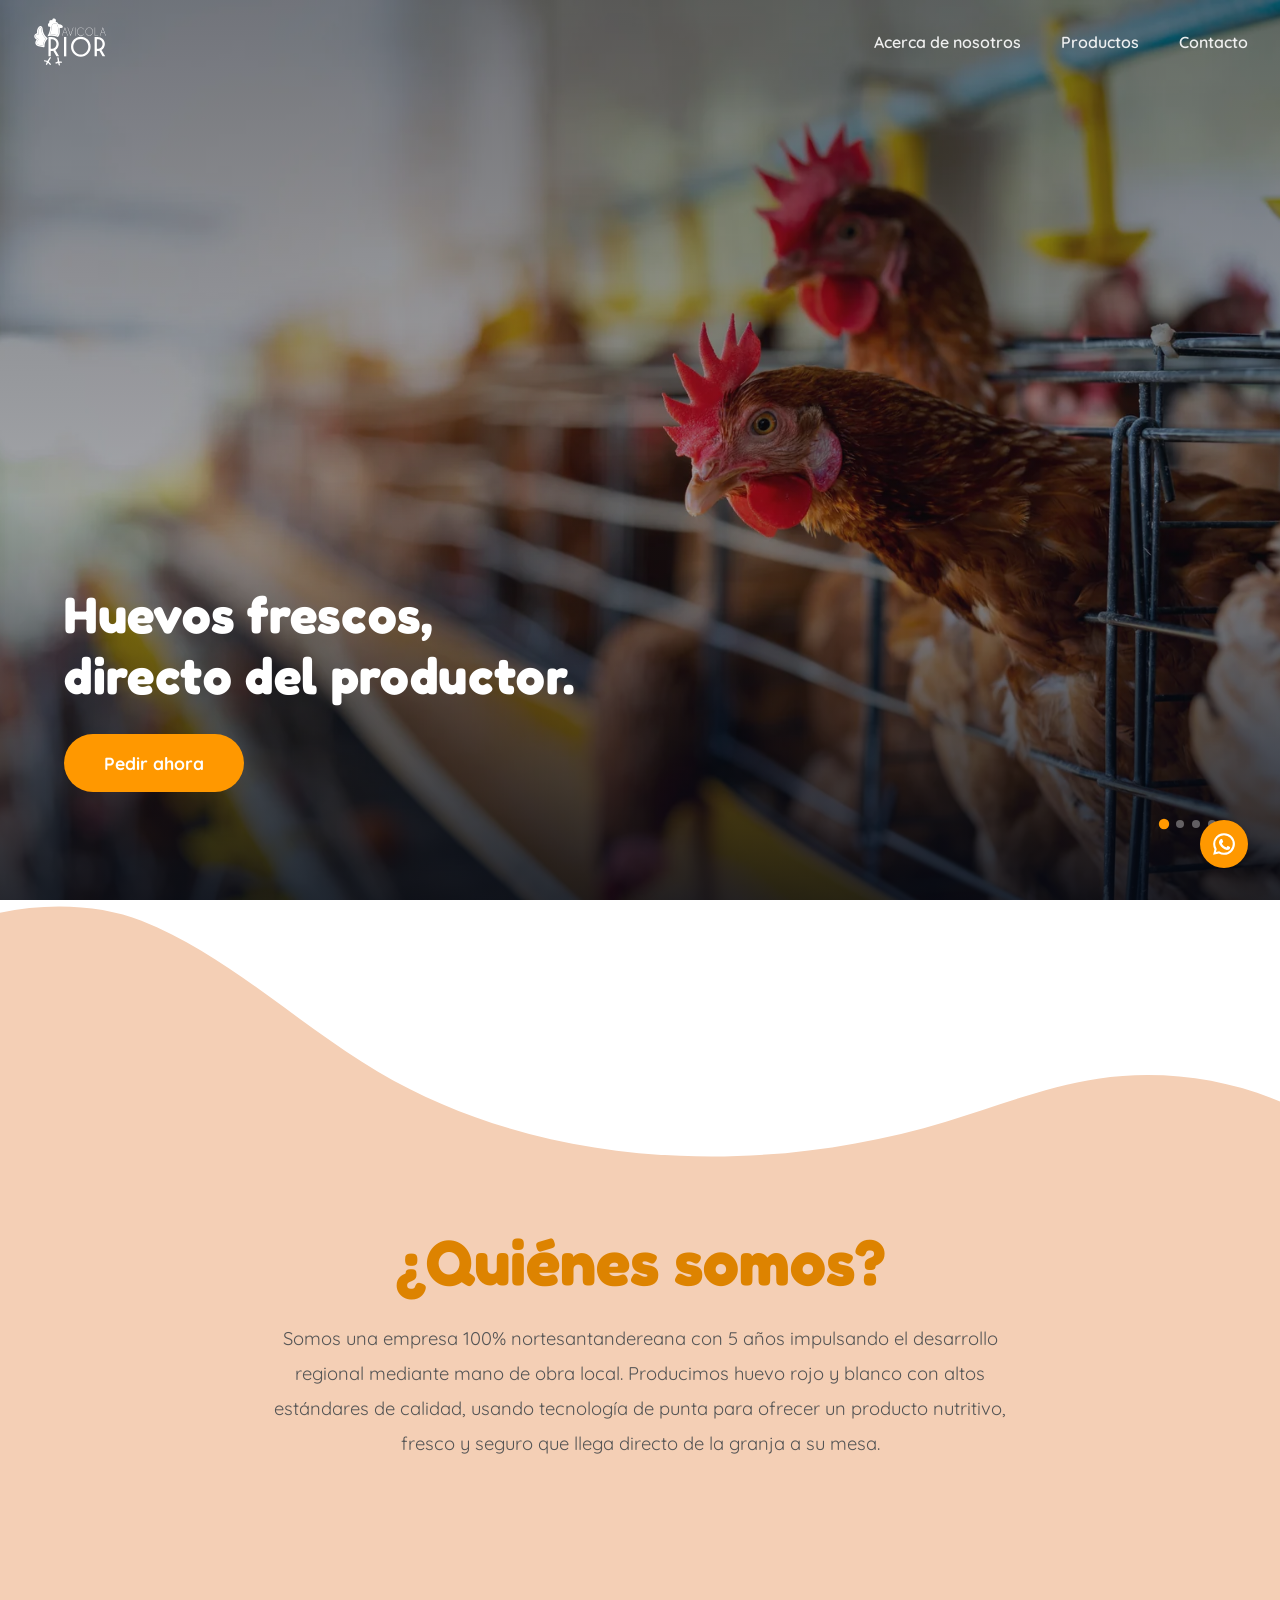
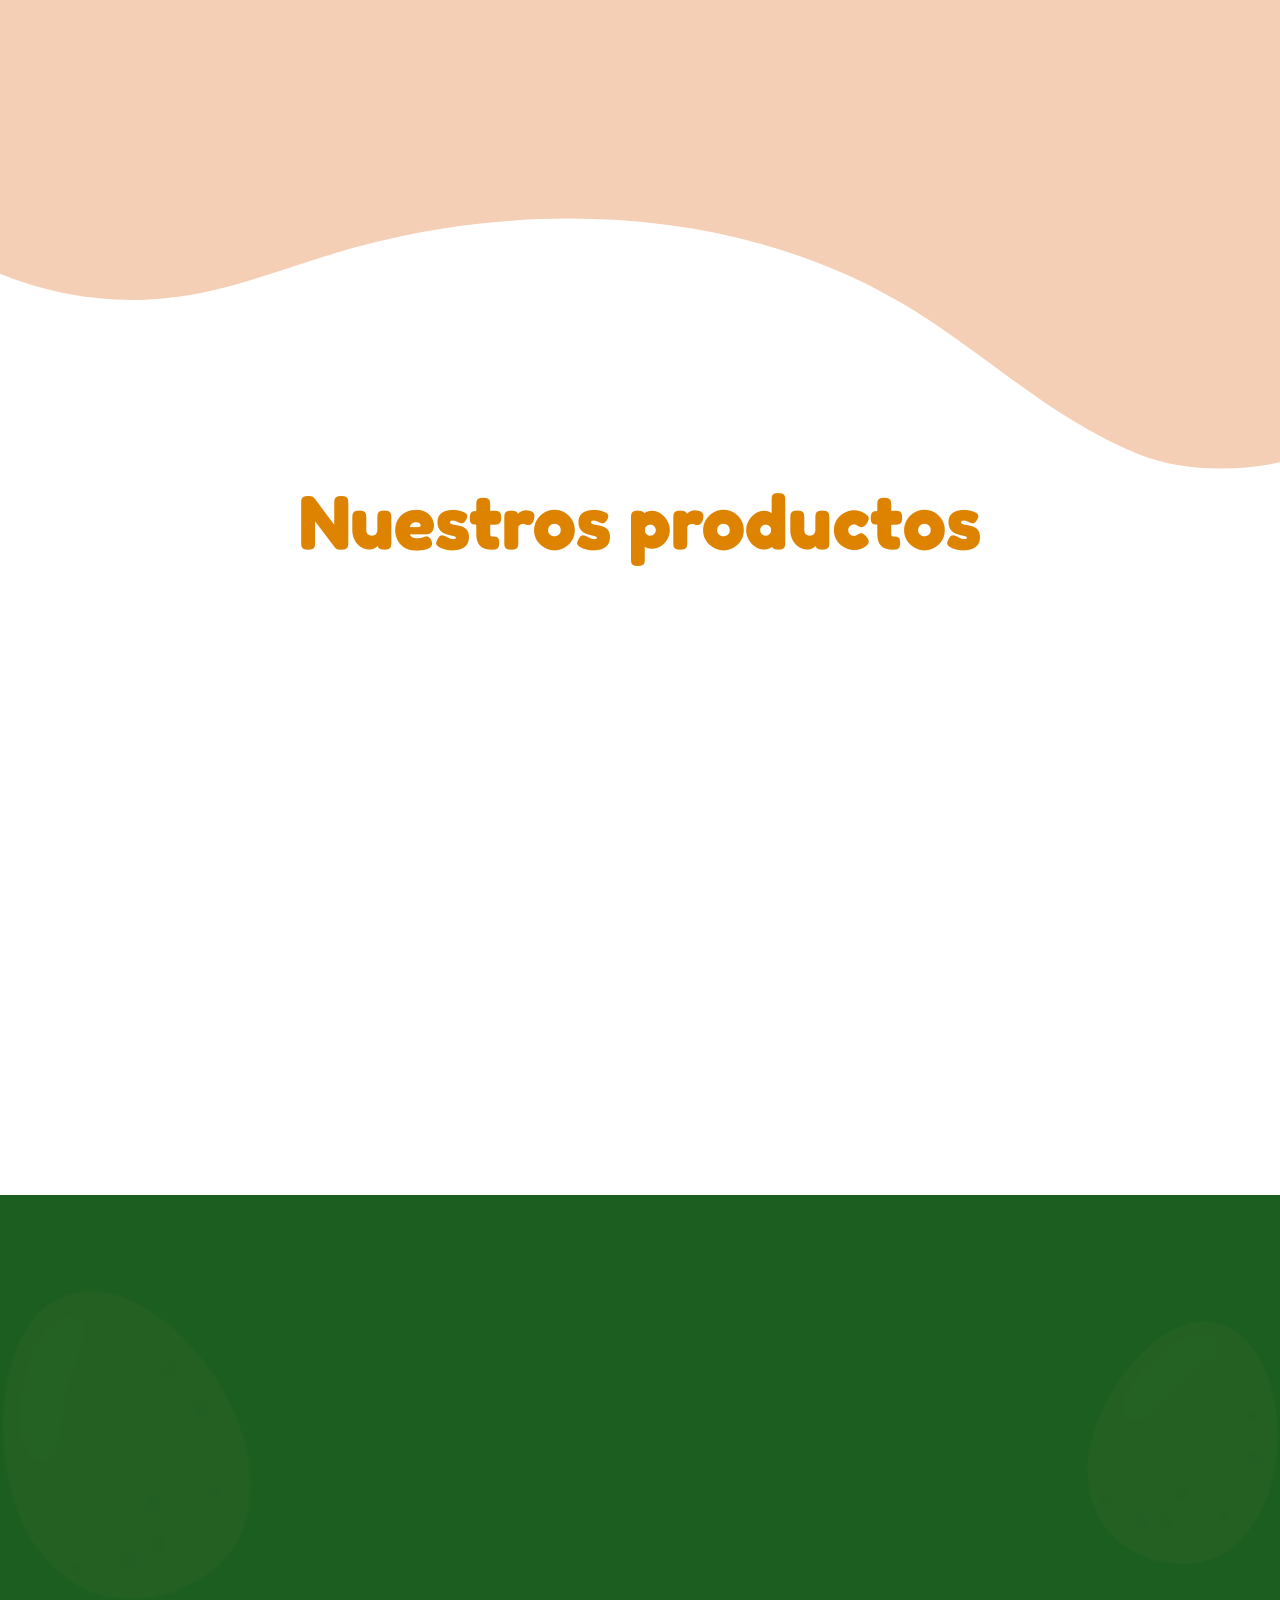
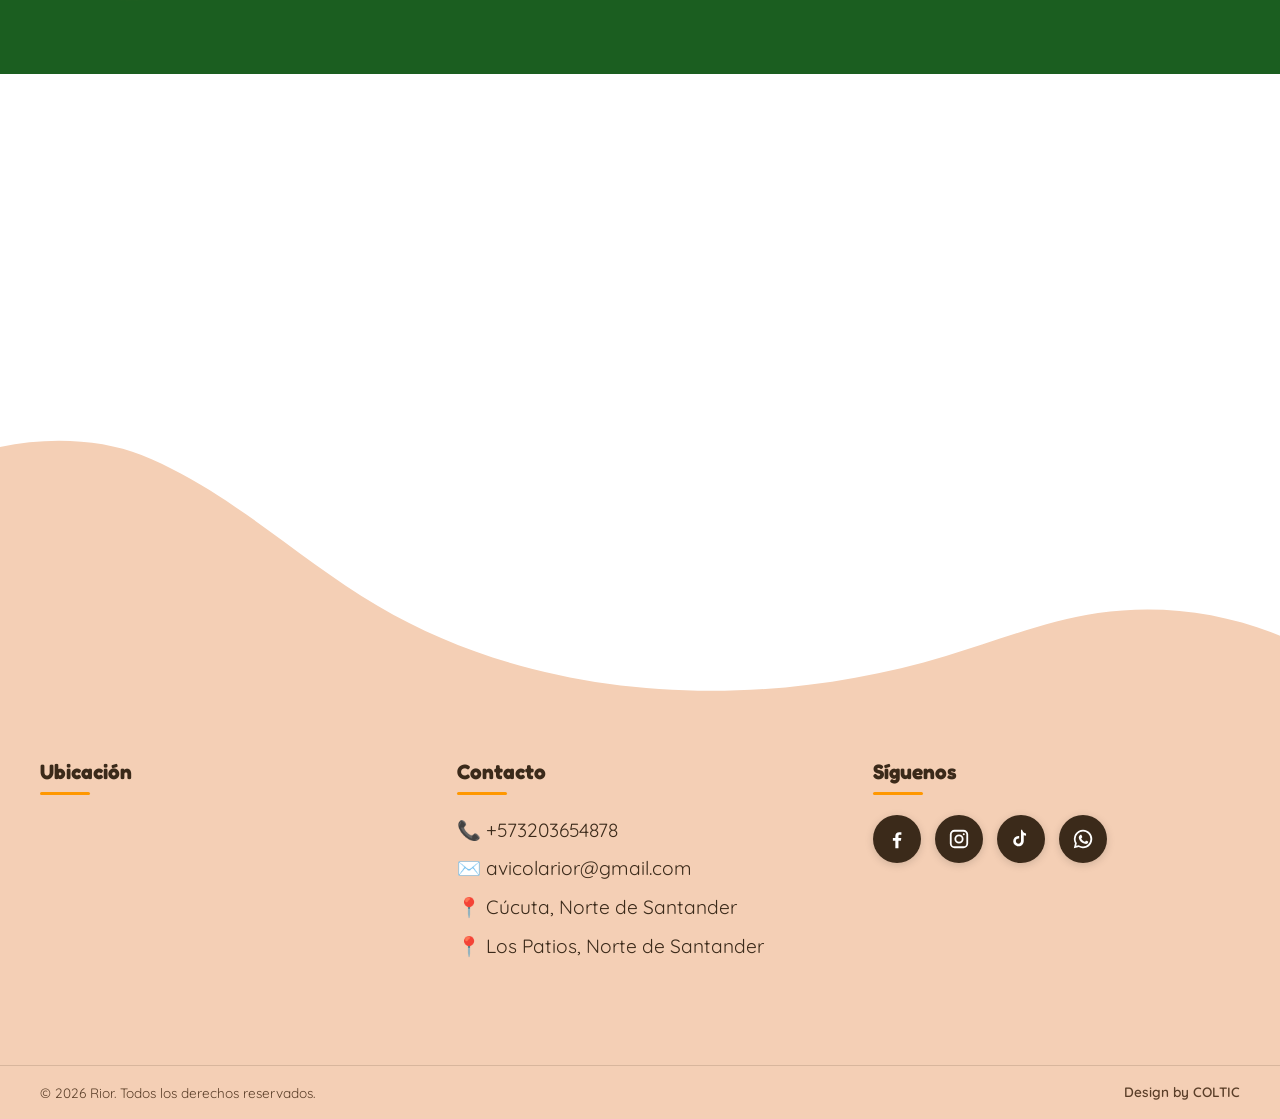
<file: index.html>
<!DOCTYPE html>
<html lang="es" dir="ltr">
<head>
	<meta name="generator" content="Hugo 0.163.0">
  
<meta charset="utf-8">
<meta name="viewport" content="width=device-width, initial-scale=1.0">


<title>
  Huevos frescos en Norte de Santander | Rior
</title>
<meta name="description" content="Huevos frescos al por mayor y al detal en Cúcuta y Norte de Santander. Directo del productor a tu mesa.">
<meta name="keywords"    content="huevos frescos cucuta, avicola norte de santander, huevos al por mayor cucuta, comprar huevos cucuta">
<meta name="robots"      content="index, follow">
<meta name="author"      content="Rior">
<link rel="canonical"    href="index.html">


<meta name="geo.region"    content="CO-NSA">
<meta name="geo.placename" content="Cúcuta, Norte de Santander, Colombia">
<meta name="geo.position"  content="7.8939;-72.5078">
<meta name="ICBM"          content="7.8939, -72.5078">


<meta property="og:type"        content="website">
<meta property="og:title"       content="Rior — Huevos frescos en Norte de Santander">
<meta property="og:description" content="Huevos frescos al por mayor y al detal en Cúcuta y Norte de Santander. Directo del productor a tu mesa.">
<meta property="og:url"         content="https://avicolarior.com/">
<meta property="og:image"       content="https://avicolarior.com/static/images/og-home.png">
<meta property="og:locale"      content="es_CO">
<meta name="twitter:card"       content="summary_large_image">
<meta name="twitter:title"      content="Rior — Huevos frescos en Norte de Santander">
<meta name="twitter:description" content="Huevos frescos al por mayor y al detal en Cúcuta y Norte de Santander. Directo del productor a tu mesa.">
<meta name="twitter:image"      content="https://avicolarior.com/static/images/og-home.png">


<meta name="theme-color"     content="#ff9800">
<link rel="icon"             type="image/x-icon" href="static/favicon/favicon.ico">
<link rel="icon"             type="image/png" sizes="32x32" href="static/favicon/favicon-32x32.png">
<link rel="icon"             type="image/png" sizes="16x16" href="static/favicon/favicon-16x16.png">
<link rel="apple-touch-icon" href="static/favicon/apple-touch-icon.png">
<link rel="manifest"         href="static/favicon/site.webmanifest">


<link rel="preconnect" href="https://fonts.googleapis.com">
<link rel="preconnect" href="https://fonts.gstatic.com" crossorigin>


<link href="https://fonts.googleapis.com/css2?family=Fredoka:wght@400;500;600;700&amp;family=Quicksand:wght@300;400;500;600;700&amp;display=swap" rel="stylesheet">



  
  <link rel="stylesheet" href="css/baneficios.min.7f8ecb454bbfd149d3721e8941f95cd6a530d77775a4b77caa04b3776beb18b3.css" integrity="sha256-f47LRUu/0UnTch6JQflc1qUw13d1pLd8qgSzd2vrGLM=">

  
  <link rel="stylesheet" href="css/cta.min.4ec01adf36c5a2c164315b7033f3b41e7c26206ff2e6303f6b85a36b696021cd.css" integrity="sha256-TsAa3zbFosFkMVtwM/O0HnwmIG/y5jA/a4Wja2lgIc0=">

  
  <link rel="stylesheet" href="css/egg.min.397ca02b43dbee8a3eda564afe8b9bc100dcdfc524463dba83fd473060078282.css" integrity="sha256-OXygK0Pb7oo&#43;2lZK/oubwQDc38UkRj26g/1HMGAHgoI=">

  
  <link rel="stylesheet" href="css/footer.min.f3f01f74785fc77f5b68efaaf800abffecf4769394b808134ae562111036c7e0.css" integrity="sha256-8/AfdHhfx39baO&#43;q&#43;ACr/&#43;z0dpOUuAgTSuViERA2x&#43;A=">

  
  <link rel="stylesheet" href="css/header.min.278ab38fdbd60a07be957f48a57a31d59c5d713b2ef0d83350dc45210aae6c59.css" integrity="sha256-J4qzj9vWCge&#43;lX9IpXox1ZxdcTsu8NgzUNxFIQqubFk=">

  
  <link rel="stylesheet" href="css/hero.min.4cce7efe8490d61c8a3a9eac9709be4a8077d5aab6b14f0a61f3cab65fa788a1.css" integrity="sha256-TM5&#43;/oSQ1hyKOp6slwm&#43;SoB31aq2sU8KYfPKtl&#43;niKE=">

  
  <link rel="stylesheet" href="css/home.min.474364f6cc5d7479dd7a552c5877a52f70263b8fb2a779f490cdd00c78e4ec6c.css" integrity="sha256-R0Nk9sxddHndelUsWHelL3AmO4&#43;yp3n0kM3QDHjk7Gw=">

  
  <link rel="stylesheet" href="css/menu.min.1af5be53aae46302f35eda4befd8c79aa0606a6bb5e219758a79cb2b82a0bbf6.css" integrity="sha256-GvW&#43;U6rkYwLzXtpL79jHmqBgamu14hl1innLK4Kgu/Y=">

  
  <link rel="stylesheet" href="css/nosotros.min.a8d396e0519c8164d1e0736c474533bab9eb920ef31448968b840103a11dda2e.css" integrity="sha256-qNOW4FGcgWTR4HNsR0Uzurnrkg7zFEiWi4QBA6Ed2i4=">

  
  <link rel="stylesheet" href="css/productos.min.1c76a19559309d5e2976f59d4a1474675c5acf3620f0e0853c8c6fb04120839c.css" integrity="sha256-HHahlVkwnV4pdvWdShR0Z1xazzYg8OCFPIxvsEEgg5w=">

  
  <link rel="stylesheet" href="css/reset.min.1a2b2ac0ec22a4dd6a4ea421765077e14bc000bd3d47250d8ac0aee7cfac152d.css" integrity="sha256-GisqwOwipN1qTqQhdlB34UvAAL09RyUNisCu58&#43;sFS0=">

  
  <link rel="stylesheet" href="css/root.min.789f2eb991532cac437758932c49cd139e18f4de8e131e6fa188742a8980a91f.css" integrity="sha256-eJ8uuZFTLKxDd1iTLEnNE54Y9N6OEx5voYh0KomAqR8=">

  
  <link rel="stylesheet" href="css/whatsaap-float.min.b2c4c74edb7dd629990cf19ba655079f056311d678151ffc75b0bd33a6f3056e.css" integrity="sha256-ssTHTtt91imZDPGbplUHnwVjEdZ4FR/8dbC9M6bzBW4=">



<script type="application/ld+json">
{
  "@context": "https://schema.org",
  "@type": ["Organization", "LocalBusiness"],
  "name": "Rior",
  "url": "https:\/\/avicolarior.com\/",
  "logo": "https:\/\/avicolarior.com\/static/favicon/android-chrome-512x512.png",
  "description": "Huevos frescos al por mayor y al detal en Cúcuta y Norte de Santander. Directo del productor a tu mesa.",
  "telephone": "\u002b573203654878",
  "email": "avicolarior@gmail.com",
  "openingHours": "Mo-Sa 08:00-18:00",
  "address": {
    "@type": "PostalAddress",
    "addressLocality": "Cúcuta",
    "addressRegion": "Norte de Santander",
    "addressCountry": "CO"
  },
  "geo": { "@type": "GeoCoordinates", "latitude": 7.8939, "longitude": -72.5078 },
  "areaServed": { "@type": "State", "name": "Norte de Santander" },
  "sameAs": ["https:\/\/www.instagram.com\/avicolarior\/", "https:\/\/www.facebook.com\/profile.php?id=100065097545429", "https:\/\/www.tiktok.com\/@granjaavicolarior"]
}
</script>



<script src="js/app.min.60e84914e71d6aa9df54ca462a48fde72e3f83e98494f5fa3182ab7afb91d7bc.js" integrity="sha256-YOhJFOcdaqnfVMpGKkj95y4/g&#43;mElPX6MYKrevuR17w=" defer></script>
<link rel="stylesheet" href="css/custom.css">
</head>
<body data-page="_index">
  <header id="main-header">
    <div class="header">
  <a href="index.html" class="logo">
    <img src="static/images/logo-rior-b.svg" alt="Rior">
  </a>

  <nav>
    <ul>
      <li><a href="nosotros.html#nosotros">Acerca de nosotros</a></li>
      <li><a href="index.html#productos">Productos</a></li>
      <li><a href="nosotros.html#contacto">Contacto</a></li>
    </ul>
  </nav>

  <button class="hamburger" id="openMenu" aria-label="Abrir menú">
    <span class="hamburger__line hamburger__line--long"></span>
    <span class="hamburger__line hamburger__line--short"></span>
  </button>
</div>

<div class="side-menu" id="sideMenu">
  <button class="close-menu" id="closeMenu" aria-label="Cerrar menú">✕</button>
  <ul>
    <li><a href="nosotros.html#nosotros">Acerca de nosotros</a></li>
    <li><a href="index.html#productos">Productos</a></li>
    <li><a href="nosotros.html#contacto">Contacto</a></li>
  </ul>
</div>
  </header>
  <main>
    

  

<section class="hero-container" data-images='[&#34;/static/images/hero/001.webp&#34;,&#34;/static/images/hero/002.webp&#34;,&#34;/static/images/hero/003.webp&#34;,&#34;/static/images/hero/004.webp&#34;]'>

  <div class="hero-panel">
    <img id="carouselImage" class="hero-image" alt="Avícola Rior — Huevos frescos en Cúcuta" loading="eager" decoding="sync" fetchpriority="high">
    <div class="hero-overlay"></div>
  </div>

  <div class="hero-text">
    <h2>Huevos frescos,<br>directo del productor.</h2>
    <a class="cta__btn"
       href="https://wa.me/573203654878?text=Hola%252C%2520estoy%2520interesado%2520en%2520m%25C3%25A1s%2520informaci%25C3%25B3n%252C%2520vengo%2520de%2520la%2520p%25C3%25A1gina%2520web"
       target="_blank" rel="noopener noreferrer">
      Pedir ahora
    </a>
  </div>

  <div class="carousel-dots" id="carouselDots"></div>

</section>

  <div class="main-content">
    <section class="egg">
    <img

        src="static/images/main.svg"
        alt=""
        aria-hidden="true">

    <div class="egg__layout">
        <div class="general__padding">

            <div class="egg__header">
                <h2 class="egg__title">
                    ¿Quiénes somos?
                </h2>

                <p class="egg__description">
                    Somos una empresa 100% nortesantandereana con 5 años impulsando el desarrollo regional mediante mano de obra local. Producimos huevo rojo y blanco con altos estándares de calidad, usando tecnología de punta para ofrecer un producto nutritivo, fresco y seguro que llega directo de la granja a su mesa.
                </p>
            </div>

            <div class="egg__grid">
                
                <article class="egg__card">
                    <img
                        class="egg__image"
                        src="static/images/100.webp"
                        alt="Productores"
                        loading="lazy">

                    <h3>Somos productores</h3>
                </article>
                
                <article class="egg__card">
                    <img
                        class="egg__image"
                        src="static/images/300.webp"
                        alt="Unidos"
                        loading="lazy">

                    <h3>Somos unidos</h3>
                </article>
                
                <article class="egg__card">
                    <img
                        class="egg__image"
                        src="static/images/400.webp"
                        alt="Modernos"
                        loading="lazy">

                    <h3>Somos modernos</h3>
                </article>
                
                <article class="egg__card">
                    <img
                        class="egg__image"
                        src="static/images/200.webp"
                        alt="Mayoristas"
                        loading="lazy">

                    <h3>Somos mayoristas</h3>
                </article>
                
            </div>

        </div>
    </div>

    <img
        src="static/images/main180.svg"
        alt=""
        aria-hidden="true">
</section>
    <section class="productos" id="productos">
    <div class="general__padding">
        <h3>Nuestros productos</h3>
        <div class="productos__layout">
            <div class="item">
                
                <div>
                    <h2>Huevo Tipo AAA</h2>
                    <p>Huevo de gran tamaño y excelente calidad.</p>
                    <p><strong>Peso: 67 – 77 g</strong></p>
                </div>
                
                <div>
                    <h2>Huevo Tipo AA</h2>
                    <p>Huevo de tamaño grande, ideal para consumo diario.</p>
                    <p><strong>Peso: 60 – 66 g</strong></p>
                </div>
                
                <div>
                    <h2>Huevo Tipo A</h2>
                    <p>Huevo de tamaño mediano, fresco y nutritivo.</p>
                    <p><strong>Peso: 53 – 59 g</strong></p>
                </div>
                
                <div>
                    <h2>Huevo Tipo B</h2>
                    <p>Huevo de tamaño pequeño, perfecto para uso doméstico.</p>
                    <p><strong>Peso: 46 – 52 g</strong></p>
                </div>
                
            </div>    

            <div class="item">
                <img src="static/images/huevos.webp" alt="Productos de huevos" loading="lazy">
            </div>
        </div>
    </div>
</section>

    <section class="cta">
  <div class="cta__inner">
    <p class="cta__eyebrow">Directo del productor a tu mesa</p>
    <h2 class="cta__titulo">¿Listo para recibir<br>huevos frescos hoy?</h2>
    <p class="cta__sub">Atendemos al por mayor y al detal en Cúcuta y Los Patios.<br>Escríbenos y te cotizamos al instante.</p>
    <a class="cta__btn"
       href="https://wa.me/573203654878?text=Hola%252C%2520estoy%2520interesado%2520en%2520m%25C3%25A1s%2520informaci%25C3%25B3n%252C%2520vengo%2520de%2520la%2520p%25C3%25A1gina%2520web"
       target="_blank"
       rel="noopener noreferrer">
      <svg xmlns="http://www.w3.org/2000/svg" viewBox="0 0 24 24" width="24" height="24">
  <path fill="#ffffff" d="M12 2a10 10 0 0 0-8.77 14.8L2 22l5.34-1.2A10 10 0 1 0 12 2Zm0 1.9a8.1 8.1 0 0 1 8.1 8.1A8.1 8.1 0 0 1 12 20.1a8.03 8.03 0 0 1-4.13-1.14l-.35-.21-2.96.66.7-2.89-.22-.36A8.08 8.08 0 0 1 3.9 12 8.1 8.1 0 0 1 12 3.9Zm-2.53 3.42c-.22 0-.44.08-.6.28l-.72.82c-.45.5-.77 1.18-.77 2.05 0 1.18.77 2.39.88 2.54.12.16 1.72 2.76 4.2 3.74.63.27 1.13.43 1.52.55.64.2 1.22.17 1.68.1.51-.08 1.57-.64 1.8-1.26.22-.63.22-1.17.16-1.28-.07-.1-.24-.17-.5-.3l-1.48-.7c-.26-.12-.44-.07-.6.18l-.62.89c-.16.22-.32.25-.6.11-.27-.13-1.15-.42-2.18-1.35-.81-.72-1.36-1.61-1.52-1.88-.16-.28-.02-.43.12-.57l.54-.63c.18-.2.24-.34.36-.57.11-.23.06-.42-.03-.6l-.68-1.62c-.17-.4-.37-.41-.56-.42Z"/>
</svg>
      Pedir ahora
    </a>
  </div>
</section>
      <div class="beneficios-strip">
    
    <div class="beneficio-item">
      <svg version="1.0" xmlns="http://www.w3.org/2000/svg"
 width="512.000000pt" height="512.000000pt" viewBox="0 0 512.000000 512.000000"
 preserveAspectRatio="xMidYMid meet">

<g transform="translate(0.000000,512.000000) scale(0.100000,-0.100000)"
fill="#000000" stroke="none">
<path d="M1173 4260 c-61 -37 -79 -108 -43 -167 40 -67 -34 -63 1169 -63
l1091 0 2 -572 3 -573 24 -34 c13 -18 42 -42 65 -52 38 -17 76 -19 564 -19
l524 0 149 -136 149 -135 0 -505 0 -505 -136 3 -136 3 -22 61 c-87 241 -353
391 -601 341 -44 -9 -108 -31 -142 -47 -119 -59 -232 -188 -270 -307 l-17 -53
-419 2 -419 3 -24 64 c-91 241 -352 388 -599 338 -44 -9 -108 -31 -142 -47
-119 -59 -232 -188 -270 -306 l-17 -54 -218 0 c-245 0 -274 -6 -308 -62 -26
-43 -25 -87 3 -129 38 -56 50 -59 299 -59 l226 0 13 -37 c57 -179 205 -314
392 -358 214 -51 442 40 566 226 22 33 48 85 58 115 l17 54 421 0 422 0 21
-57 c90 -246 346 -390 608 -342 156 28 308 145 377 290 21 42 37 84 37 93 0
14 21 16 203 16 190 0 204 2 242 23 26 14 48 37 63 67 l22 44 0 599 c0 567 -1
600 -19 635 -11 21 -93 106 -190 196 -95 87 -178 168 -186 180 -7 11 -70 176
-140 365 -69 189 -138 367 -152 395 -37 73 -135 166 -213 204 -92 43 -157 52
-382 52 l-198 0 0 59 c0 71 -14 117 -49 155 -54 59 10 56 -1238 56 -1121 0
-1149 -1 -1180 -20z m2910 -514 c54 -20 104 -62 127 -106 16 -32 230 -596 230
-607 0 -2 -180 -3 -400 -3 l-400 0 0 365 0 365 203 0 c142 -1 213 -5 240 -14z
m-1778 -2107 c25 -12 65 -43 89 -70 160 -178 49 -457 -190 -477 -196 -15 -354
174 -300 360 51 176 238 263 401 187z m1889 0 c25 -11 65 -42 89 -68 161 -172
53 -457 -183 -478 -191 -18 -349 156 -310 340 38 184 236 285 404 206z"/>
<path d="M634 3561 c-39 -24 -58 -70 -51 -122 6 -47 29 -76 74 -95 49 -21
1458 -20 1508 0 65 28 94 115 59 176 -38 63 2 60 -816 60 -709 0 -744 -1 -774
-19z"/>
<path d="M59 2867 c-80 -53 -79 -151 0 -204 l34 -23 1038 2 1039 3 31 31 c23
23 32 43 36 75 5 53 -11 86 -56 116 l-34 23 -1027 0 -1027 0 -34 -23z"/>
<path d="M423 2189 c-71 -21 -104 -109 -68 -179 31 -60 29 -60 540 -60 512 0
502 -1 539 60 36 63 4 154 -64 177 -43 14 -897 16 -947 2z"/>
</g>
</svg>

      <p>Entregas a toda la ciudad</p>
    </div>
    
    <div class="beneficio-item">
      
<svg version="1.0" xmlns="http://www.w3.org/2000/svg"
 width="512.000000pt" height="512.000000pt" viewBox="0 0 512.000000 512.000000"
 preserveAspectRatio="xMidYMid meet">

<g transform="translate(0.000000,512.000000) scale(0.100000,-0.100000)"
fill="#000000" stroke="none">
<path d="M3854 4951 c-31 -19 -58 -76 -125 -263 -7 -21 -20 -38 -29 -39 -8 0
-78 -4 -154 -8 l-139 -8 -29 -32 c-28 -31 -37 -77 -22 -115 3 -9 57 -57 120
-107 63 -50 114 -96 114 -102 0 -6 -16 -71 -36 -145 -42 -154 -40 -182 16
-220 49 -33 73 -25 216 67 l122 79 122 -81 c102 -68 129 -82 162 -82 33 0 46
7 69 33 17 19 29 44 29 60 0 15 -16 85 -35 155 -19 70 -35 131 -35 136 0 4 50
47 111 96 116 92 142 127 132 177 -7 36 -46 74 -84 82 -18 3 -68 6 -113 7 -44
0 -101 4 -126 7 l-44 7 -51 132 c-28 73 -60 142 -71 153 -30 30 -82 35 -120
11z m86 -337 c40 -105 63 -124 160 -125 106 -1 108 -6 29 -72 -42 -35 -71 -68
-76 -85 -4 -16 2 -60 15 -111 12 -46 21 -85 19 -87 -1 -1 -33 19 -72 44 -95
63 -126 63 -219 0 -39 -26 -71 -46 -73 -45 -1 2 6 35 17 73 35 122 26 149 -80
230 -27 21 -47 40 -45 43 3 2 46 7 95 11 65 5 95 11 109 24 11 10 35 56 53
102 18 46 34 84 34 84 1 0 16 -39 34 -86z"/>
<path d="M2418 4625 c-75 -19 -175 -68 -233 -116 -242 -200 -292 -537 -119
-792 26 -37 69 -88 97 -112 l51 -44 -30 -11 c-158 -57 -322 -165 -431 -284
-73 -80 -165 -222 -204 -315 -34 -81 -79 -247 -79 -290 0 -19 -16 -42 -55 -81
-69 -68 -70 -84 -12 -215 l43 -97 -37 -77 c-21 -42 -48 -108 -61 -148 l-23
-72 -107 -41 c-65 -25 -114 -50 -123 -63 -12 -17 -15 -60 -15 -234 0 -255 -6
-243 144 -300 l98 -38 32 -90 c18 -50 46 -117 63 -149 l30 -59 -43 -96 c-68
-149 -71 -139 109 -318 130 -129 159 -153 184 -153 16 0 74 20 127 44 l98 44
73 -34 c39 -19 107 -47 150 -62 l77 -27 39 -100 c58 -150 47 -145 299 -145
252 0 241 -5 299 143 l38 99 99 37 c54 21 122 50 150 64 l51 26 98 -45 c54
-24 112 -44 128 -44 26 0 54 23 184 153 180 180 176 170 109 318 l-43 96 30
59 c17 32 45 99 63 149 l32 90 98 38 c150 57 144 45 144 300 0 174 -3 217 -15
234 -9 13 -58 38 -123 63 l-107 41 -23 72 c-13 40 -40 106 -61 148 l-37 77 43
97 c58 131 57 145 -15 220 -57 58 -59 63 -76 150 -70 358 -317 657 -659 800
l-68 29 46 39 c201 172 258 476 135 716 -122 238 -404 368 -662 306z m247
-160 c162 -42 285 -178 316 -349 33 -180 -66 -368 -239 -453 -74 -37 -79 -38
-186 -38 -104 0 -115 2 -177 31 -178 85 -279 266 -251 451 41 260 286 423 537
358z m80 -1031 c263 -50 504 -231 634 -476 47 -87 57 -118 40 -118 -6 0 -58
-21 -115 -46 l-103 -46 -103 45 c-57 25 -122 51 -146 58 -23 7 -46 17 -51 23
-5 6 -25 54 -45 106 -20 52 -46 103 -57 113 -19 15 -46 17 -239 17 -193 0
-220 -2 -239 -17 -11 -10 -37 -61 -57 -113 -20 -52 -40 -100 -45 -106 -5 -6
-28 -16 -51 -23 -24 -7 -89 -33 -145 -58 l-103 -45 -105 47 c-58 26 -112 44
-120 41 -25 -9 -17 18 28 107 196 380 594 571 1022 491z m-11 -584 c21 -54 44
-104 51 -110 7 -6 46 -20 86 -31 41 -11 124 -44 185 -74 61 -30 123 -55 137
-55 15 0 66 18 114 40 l87 41 97 -97 97 -96 -44 -97 c-24 -53 -44 -100 -44
-106 0 -5 23 -54 50 -108 27 -54 64 -143 81 -197 16 -54 35 -103 42 -108 7 -6
56 -27 110 -47 l98 -38 -3 -136 -3 -135 -93 -36 c-51 -20 -101 -45 -111 -55
-10 -11 -26 -49 -35 -85 -10 -36 -44 -121 -77 -189 -67 -138 -67 -117 -6 -257
l35 -81 -92 -92 c-50 -50 -96 -91 -102 -91 -5 0 -50 18 -99 40 -50 22 -97 40
-105 40 -9 0 -59 -22 -112 -49 -53 -28 -136 -62 -185 -77 -48 -15 -96 -34
-105 -43 -10 -9 -35 -59 -56 -111 l-38 -95 -134 0 -134 0 -38 95 c-21 52 -46
102 -56 111 -9 9 -57 28 -106 43 -49 15 -131 50 -183 77 -52 27 -103 49 -112
49 -9 0 -56 -18 -106 -40 -49 -22 -94 -40 -99 -40 -6 0 -52 41 -102 91 l-92
92 35 81 c61 141 61 121 -1 245 -30 61 -66 148 -80 194 -14 47 -33 91 -42 98
-9 8 -58 30 -108 50 l-91 35 -3 136 -3 135 98 38 c54 20 103 41 110 47 7 5 26
54 42 108 17 54 54 143 81 197 27 54 50 103 50 108 0 6 -20 53 -44 106 l-44
97 97 96 97 97 88 -41 c48 -22 100 -40 114 -40 14 0 75 25 136 55 61 30 144
63 185 74 40 11 79 25 86 31 7 6 30 56 51 110 l37 100 137 0 137 0 37 -100z"/>
<path d="M2414 2456 c-99 -19 -136 -32 -234 -82 -208 -107 -361 -299 -421
-529 -29 -112 -29 -289 0 -400 64 -243 223 -436 446 -541 208 -98 431 -108
642 -29 374 141 597 543 517 933 -54 264 -247 499 -492 598 -141 57 -320 76
-458 50z m274 -162 c430 -86 660 -566 457 -952 -137 -261 -427 -403 -710 -348
-310 60 -537 334 -538 646 -1 115 16 188 68 295 132 273 426 419 723 359z"/>
<path d="M2820 2067 c-24 -7 -86 -61 -205 -178 l-170 -167 -55 50 c-66 62
-103 78 -173 78 -109 0 -196 -78 -205 -184 -7 -92 8 -118 152 -264 148 -151
191 -181 270 -189 90 -9 113 8 397 294 245 247 257 260 269 311 39 168 -111
301 -280 249z m112 -164 c10 -9 18 -23 18 -32 0 -9 -110 -126 -244 -260 -229
-229 -246 -243 -272 -237 -43 11 -264 234 -264 267 0 32 17 49 49 49 19 0 48
-23 108 -82 123 -123 108 -128 351 115 119 120 205 197 216 197 11 0 28 -7 38
-17z"/>
<path d="M1053 4322 c-15 -11 -43 -69 -77 -157 l-53 -140 -109 -6 c-60 -4
-128 -7 -152 -8 -34 -1 -50 -8 -73 -31 -26 -26 -30 -36 -27 -77 3 -47 4 -49
103 -131 55 -46 108 -90 119 -97 18 -13 18 -18 -20 -162 -35 -136 -37 -152
-25 -181 15 -36 56 -62 97 -62 18 0 74 30 151 80 68 44 126 80 128 80 2 0 60
-36 128 -80 77 -50 133 -80 151 -80 41 0 82 26 97 61 12 30 10 45 -20 158 -51
189 -57 164 60 256 124 97 139 116 139 167 0 56 -42 98 -102 99 -24 1 -92 4
-152 8 l-109 6 -43 115 c-57 149 -71 175 -100 189 -36 16 -86 13 -111 -7z m92
-324 c15 -40 38 -84 50 -97 25 -26 81 -40 165 -41 l55 -1 -45 -37 c-122 -100
-126 -111 -90 -236 11 -38 18 -71 16 -74 -2 -2 -35 17 -73 42 -92 62 -124 62
-216 0 -38 -25 -71 -44 -73 -42 -2 3 5 36 16 74 36 125 32 136 -90 236 l-45
37 55 1 c84 1 140 15 165 41 12 13 35 57 50 97 15 39 28 72 30 72 2 0 15 -33
30 -72z"/>
<path d="M4418 3440 c-18 -13 -41 -63 -78 -160 l-53 -140 -81 -1 c-44 0 -114
-4 -155 -8 -66 -6 -77 -10 -102 -39 -58 -65 -39 -105 108 -223 63 -51 112 -97
110 -103 -19 -48 -67 -252 -67 -281 0 -48 45 -95 90 -95 38 0 67 15 191 97
l98 65 127 -81 c134 -86 168 -96 213 -65 13 9 29 31 37 49 12 29 10 44 -20
156 -18 68 -36 134 -40 145 -6 19 10 35 107 112 137 110 157 144 123 211 -22
41 -54 50 -210 57 l-144 7 -52 139 c-36 95 -61 145 -78 158 -32 26 -92 26
-124 0z m97 -332 c39 -105 54 -116 172 -126 l92 -7 -70 -58 c-92 -77 -96 -90
-68 -195 12 -45 20 -84 18 -87 -3 -2 -35 16 -73 41 -92 58 -120 58 -212 0 -38
-25 -70 -43 -72 -41 -2 2 6 42 18 88 28 104 23 118 -71 197 l-67 55 91 7 c118
10 133 21 172 126 17 45 32 82 35 82 3 0 19 -37 35 -82z"/>
<path d="M605 2861 c-36 -16 -55 -47 -105 -176 -27 -70 -51 -130 -54 -132 -2
-3 -69 -8 -148 -13 -80 -4 -154 -13 -166 -19 -26 -14 -52 -61 -52 -94 0 -35
29 -67 143 -159 56 -45 103 -82 104 -83 2 -1 -13 -60 -33 -131 -50 -179 -47
-216 18 -250 45 -23 72 -14 202 71 64 41 120 75 126 75 5 0 61 -34 125 -75
130 -85 158 -94 203 -71 63 33 66 69 17 251 -19 71 -33 130 -32 130 1 1 48 38
104 83 114 92 143 124 143 159 0 33 -26 80 -52 94 -12 6 -86 15 -166 19 -79 5
-146 11 -149 13 -3 3 -27 63 -54 134 -27 70 -59 138 -72 150 -25 26 -72 37
-102 24z m54 -308 c50 -141 70 -162 163 -164 29 -1 67 -4 83 -8 l30 -6 -67
-54 c-90 -72 -97 -91 -69 -190 11 -43 21 -84 21 -90 0 -6 -32 10 -71 36 -95
63 -123 63 -218 0 -39 -26 -72 -47 -74 -47 -2 0 7 39 20 88 30 114 24 132 -67
205 l-68 54 45 7 c25 3 63 6 85 6 77 0 101 26 149 163 7 20 16 37 19 37 3 0
12 -17 19 -37z"/>
</g>
</svg>

      <p>5 años de experiencia</p>
    </div>
    
    <div class="beneficio-item">
      
<svg version="1.0" xmlns="http://www.w3.org/2000/svg"
 width="512.000000pt" height="512.000000pt" viewBox="0 0 512.000000 512.000000"
 preserveAspectRatio="xMidYMid meet">

<g transform="translate(0.000000,512.000000) scale(0.100000,-0.100000)"
fill="#000000" stroke="none">
<path d="M351 5104 c-170 -46 -304 -184 -340 -352 -15 -73 -15 -1310 0 -1384
32 -153 150 -287 302 -345 30 -12 93 -18 227 -22 l185 -6 180 -240 180 -240
42 -3 42 -3 183 245 183 245 1590 1 c1034 0 1605 4 1634 11 171 39 319 194
351 368 14 73 13 1291 0 1362 -24 128 -118 259 -228 317 -124 66 -2 62 -1892
62 -1713 0 -1716 0 -1738 -20 -26 -24 -29 -76 -8 -106 14 -19 47 -19 1753 -24
l1738 -5 57 -28 c64 -31 120 -89 152 -157 21 -45 21 -52 21 -720 l0 -675 -28
-57 c-34 -70 -101 -131 -173 -158 -54 -20 -70 -20 -1669 -20 l-1613 0 -29 -24
c-15 -13 -93 -112 -173 -220 -80 -107 -147 -195 -150 -196 -3 0 -74 91 -157
203 -84 112 -159 210 -169 218 -13 11 -65 15 -223 19 -199 5 -208 6 -256 32
-65 34 -127 101 -151 164 -18 46 -19 84 -19 719 l0 670 28 57 c32 65 89 121
156 152 43 19 67 21 334 26 271 5 290 6 303 24 23 33 18 82 -12 105 -26 20
-38 21 -293 20 -199 0 -280 -4 -320 -15z"/>
<path d="M1063 4606 c-17 -15 -53 -76 -91 -158 l-63 -135 -152 -22 c-165 -25
-197 -36 -215 -76 -29 -63 -17 -85 119 -215 l110 -105 -26 -139 c-14 -77 -25
-154 -25 -170 1 -51 50 -96 104 -96 14 0 87 32 163 72 l137 72 141 -72 c77
-40 150 -72 163 -72 38 0 78 27 93 61 11 29 10 51 -14 188 l-27 156 109 105
c136 130 148 152 119 215 -18 40 -52 52 -216 76 l-151 23 -65 137 c-40 83 -76
145 -92 158 -36 28 -85 27 -121 -3z m121 -304 c34 -68 63 -112 77 -120 20 -10
202 -42 241 -42 6 0 -30 -42 -80 -94 -104 -106 -103 -100 -77 -246 23 -130 29
-126 -87 -64 -57 29 -116 54 -132 54 -17 0 -75 -24 -133 -55 -117 -62 -111
-66 -88 65 26 146 27 140 -77 246 -50 52 -86 94 -80 94 39 0 221 32 241 42 14
8 43 52 77 120 30 60 56 108 59 108 3 0 29 -48 59 -108z"/>
<path d="M2506 4614 c-22 -12 -44 -49 -98 -160 -38 -79 -73 -144 -78 -144 -47
0 -300 -45 -318 -57 -30 -18 -53 -72 -45 -104 3 -13 57 -76 120 -140 l115
-117 -26 -155 c-28 -170 -27 -189 20 -226 43 -34 76 -27 225 52 l138 72 139
-72 c145 -76 180 -85 221 -57 48 34 51 64 23 232 l-25 153 116 118 c112 113
117 120 117 160 0 68 -35 95 -140 110 -47 7 -118 17 -158 23 l-73 11 -74 146
c-55 111 -79 150 -100 159 -34 16 -64 15 -99 -4z m111 -309 c29 -57 63 -111
76 -119 12 -9 72 -23 132 -32 61 -9 112 -18 115 -21 3 -3 -34 -42 -82 -87 -48
-45 -89 -93 -93 -107 -3 -13 3 -76 14 -139 12 -62 21 -115 21 -117 0 -2 -48
21 -107 52 -59 30 -120 55 -135 55 -15 0 -74 -25 -132 -56 -59 -31 -106 -52
-106 -47 0 5 9 58 20 118 11 60 17 118 14 130 -3 11 -46 61 -96 111 l-89 91
117 16 c65 9 128 24 141 32 13 9 47 63 76 120 28 58 54 105 57 105 3 0 29 -47
57 -105z"/>
<path d="M3937 4610 c-17 -13 -56 -77 -97 -160 l-69 -137 -108 -16 c-59 -10
-129 -20 -156 -23 -76 -11 -118 -65 -103 -131 4 -18 49 -69 120 -138 l114
-110 -24 -135 c-32 -181 -31 -204 5 -241 45 -45 75 -39 236 43 l141 72 137
-72 c142 -75 169 -82 216 -57 54 27 58 58 27 234 l-27 156 109 105 c109 105
132 134 132 165 0 31 -31 82 -55 93 -14 7 -92 21 -174 33 l-148 22 -69 139
c-38 77 -77 146 -86 155 -29 26 -89 28 -121 3z m115 -306 c28 -58 60 -111 72
-119 11 -7 74 -21 139 -31 l117 -17 -90 -92 c-103 -105 -102 -102 -75 -255 8
-47 15 -91 15 -98 0 -7 -42 10 -103 43 -59 31 -116 55 -133 55 -16 0 -76 -25
-133 -55 -57 -30 -105 -55 -106 -55 -1 0 6 48 17 108 27 153 25 160 -79 264
-48 48 -82 88 -75 88 35 0 214 31 236 41 18 9 42 44 81 121 31 59 58 108 61
108 3 0 28 -48 56 -106z"/>
<path d="M965 2240 c-611 -96 -1038 -662 -954 -1266 58 -420 356 -780 756
-914 172 -57 347 -72 526 -45 246 37 440 136 623 319 106 106 154 173 217 296
185 367 144 827 -104 1162 -71 95 -215 228 -311 287 -176 109 -350 160 -558
166 -74 2 -162 0 -195 -5z m406 -173 c96 -25 228 -85 308 -140 24 -16 74 -59
112 -94 319 -302 399 -772 195 -1159 -24 -44 -60 -104 -82 -132 -37 -50 -39
-52 -48 -30 -78 202 -190 340 -347 433 -33 19 -63 35 -67 35 -4 0 -13 4 -21 9
-11 7 -4 19 32 57 237 247 116 662 -218 749 -282 73 -565 -147 -565 -440 0
-112 44 -224 122 -310 l44 -48 -62 -32 c-169 -88 -295 -229 -364 -406 l-27
-69 -43 57 c-58 78 -134 239 -161 343 -19 70 -23 112 -23 235 -1 134 2 161 27
249 51 185 138 329 280 462 148 139 308 216 537 258 14 2 81 3 150 1 93 -2
149 -9 221 -28z m-151 -424 c70 -22 150 -96 181 -165 32 -73 32 -173 1 -243
-29 -63 -83 -119 -147 -153 -71 -37 -188 -38 -260 -2 -105 51 -175 161 -175
274 0 208 201 353 400 289z m35 -758 c116 -24 208 -76 300 -169 89 -90 133
-165 162 -279 l18 -68 -35 -30 c-56 -47 -247 -136 -345 -161 -127 -32 -331
-32 -460 0 -96 24 -263 100 -333 152 -49 37 -52 57 -23 141 106 309 402 480
716 414z"/>
<path d="M2753 2140 c-121 -18 -203 -120 -203 -254 0 -115 69 -219 160 -244
35 -10 299 -12 1141 -10 l1096 3 48 30 c33 21 57 47 79 85 28 49 31 64 31 135
0 71 -3 86 -31 135 -38 68 -96 107 -179 120 -71 12 -2063 11 -2142 0z m2178
-178 c39 -44 41 -107 3 -151 l-26 -31 -1078 0 -1077 0 -26 26 c-65 65 -33 167
58 187 11 3 492 4 1068 3 l1049 -1 29 -33z"/>
<path d="M2759 1380 c-62 -11 -99 -31 -141 -78 -44 -49 -62 -100 -62 -177 0
-78 18 -128 63 -178 74 -83 -22 -77 1214 -77 1191 0 1126 -3 1196 56 109 92
108 304 -2 401 -50 44 -98 57 -213 57 -120 1 -144 -11 -144 -74 0 -56 22 -70
111 -70 102 0 146 -14 169 -53 11 -18 20 -45 20 -60 0 -35 -24 -83 -49 -97
-13 -7 -375 -10 -1091 -10 l-1072 0 -29 29 c-58 58 -31 158 49 181 24 6 317
10 829 10 l792 0 15 22 c21 30 20 71 -3 99 l-19 24 -794 1 c-436 1 -814 -2
-839 -6z"/>
<path d="M2758 620 c-119 -20 -198 -123 -198 -255 0 -106 50 -192 134 -231 48
-22 63 -24 228 -24 171 0 177 1 192 22 21 30 20 71 -3 99 -19 23 -25 24 -183
27 -160 3 -163 4 -190 29 -59 57 -39 155 37 181 30 10 259 12 1087 10 l1050
-3 29 -33 c38 -43 41 -107 5 -149 l-24 -28 -760 -5 c-729 -5 -761 -6 -781 -24
-27 -25 -29 -86 -3 -110 17 -15 82 -16 799 -14 l780 3 48 30 c159 99 149 365
-17 452 l-53 28 -1065 1 c-586 1 -1086 -2 -1112 -6z"/>
</g>
</svg>

      <p>Nuestros clientes nos prefieren</p>
    </div>
    
    <div class="beneficio-item">
      
<svg version="1.0" xmlns="http://www.w3.org/2000/svg"
 width="512.000000pt" height="512.000000pt" viewBox="0 0 512.000000 512.000000"
 preserveAspectRatio="xMidYMid meet">

<g transform="translate(0.000000,512.000000) scale(0.100000,-0.100000)"
fill="#000000" stroke="none">
<path d="M3460 4725 c-232 -39 -442 -147 -610 -315 -147 -146 -243 -313 -297
-518 -34 -126 -38 -348 -10 -482 70 -332 275 -724 638 -1225 179 -248 432
-576 452 -586 27 -15 84 -14 104 2 37 31 494 655 531 726 44 83 -33 176 -116
141 -23 -9 -60 -55 -139 -168 -60 -85 -158 -221 -218 -302 l-110 -148 -23 28
c-78 92 -397 525 -489 663 -304 455 -453 816 -453 1094 0 442 330 824 774 895
105 17 311 8 401 -18 323 -94 568 -342 652 -661 21 -78 26 -120 26 -226 1
-240 -57 -440 -225 -775 -59 -118 -108 -222 -108 -232 0 -83 111 -126 168 -65
31 33 194 356 242 477 84 216 120 394 120 592 0 193 -37 347 -123 513 -223
429 -710 671 -1187 590z"/>
<path d="M3533 4145 c-99 -22 -139 -48 -149 -100 -10 -57 35 -114 91 -115 17
0 48 7 70 15 22 8 68 14 102 15 300 2 445 -373 222 -574 -191 -171 -486 -78
-546 173 -14 60 -11 108 13 183 27 84 -8 149 -80 151 -77 2 -123 -76 -133
-225 -17 -242 129 -463 356 -538 345 -115 697 141 693 504 -2 148 -50 264
-152 366 -131 131 -309 184 -487 145z"/>
<path d="M726 3778 c-35 -32 -376 -1027 -376 -1097 1 -180 137 -364 322 -436
35 -13 53 -24 41 -25 -12 0 -35 -12 -52 -26 l-31 -26 -2 -616 -3 -617 -111 -3
c-105 -2 -113 -4 -138 -29 l-26 -26 0 -219 0 -220 29 -29 29 -29 842 0 c923 0
884 -3 910 60 17 41 3 87 -33 114 -28 21 -34 21 -808 24 l-779 2 0 80 0 80
1670 0 1670 0 0 -80 0 -80 -729 -2 c-724 -3 -730 -3 -758 -24 -36 -27 -50 -73
-33 -114 26 -62 -9 -60 865 -60 l797 0 29 29 29 29 0 217 0 217 -29 29 c-29
29 -30 29 -150 29 l-120 0 -3 224 c-3 210 -4 226 -24 253 -37 50 -94 55 -145
14 -24 -19 -24 -22 -29 -253 l-5 -233 -1142 -3 -1143 -2 0 470 0 470 210 0
210 0 0 -390 0 -390 29 -32 c25 -28 36 -33 71 -32 31 1 49 8 69 28 l26 26 0
466 0 466 -33 29 -32 29 -340 0 -340 0 -32 -29 -33 -29 -3 -541 -3 -542 -132
3 -132 3 -5 618 -5 619 -28 24 -28 24 75 0 c52 0 93 7 133 22 61 22 155 81
187 117 l19 20 49 -44 c28 -25 80 -60 117 -78 62 -30 73 -32 172 -32 101 0
108 1 180 37 40 20 95 58 122 83 l47 46 63 -52 c91 -77 174 -113 268 -117 121
-6 207 24 312 110 l47 40 51 -46 c67 -60 161 -104 238 -112 59 -7 61 -6 96 29
47 47 48 86 1 133 -25 25 -43 34 -68 34 -85 0 -152 45 -235 157 l-22 30 42 6
c85 12 126 103 73 164 l-24 28 -1056 3 c-628 1 -1056 6 -1056 11 0 8 173 519
257 759 l15 42 745 0 745 0 29 29 c40 41 40 91 0 132 l-29 29 -801 0 -800 0
-25 -22z m354 -1229 c-47 -59 -69 -78 -125 -106 -83 -42 -183 -37 -257 12 -33
22 -108 117 -108 137 0 5 119 8 265 8 l265 0 -40 -51z m700 43 c0 -4 -7 -19
-17 -32 -126 -189 -361 -195 -495 -12 l-39 52 276 0 c151 0 275 -3 275 -8z
m675 -49 c-96 -124 -232 -162 -360 -102 -48 23 -105 76 -134 124 l-20 35 279
0 280 0 -45 -57z"/>
<path d="M2106 2034 l-26 -27 0 -404 c0 -271 4 -411 11 -425 25 -46 48 -48
554 -48 532 0 534 0 560 64 12 29 15 102 15 398 0 214 -4 378 -10 399 -19 68
-23 69 -365 69 l-307 0 -29 -29 c-21 -22 -29 -39 -29 -66 0 -27 8 -44 29 -66
l29 -29 241 0 241 0 0 -270 0 -270 -375 0 -375 0 0 270 0 270 36 0 c26 0 43 8
65 29 38 39 39 87 3 130 l-26 31 -108 0 c-103 0 -108 -1 -134 -26z"/>
</g>
</svg>

      <p>Dos puntos de venta</p>
    </div>
    
  </div>
  </div>


  </main>
  <footer>
    <img src="static/images/main180.svg" alt="" class="rotate-180">

<div class="footer">

  <div class="footer-col">
    <h4>Ubicación</h4>
    <iframe
  class="footer-map"
  src="https://www.google.com/maps/embed?pb=!1m16!1m12!1m3!1d252904.66302199263!2d-72.62324221113872!3d7.933098245352951!2m3!1f0!2f0!3f0!3m2!1i1024!2i768!4f13.1!2m1!1savicola%20rior!5e0!3m2!1ses!2sco!4v1765767167949!5m2!1ses!2sco"
  allowfullscreen
  loading="lazy"
  referrerpolicy="no-referrer-when-downgrade">
</iframe>
  </div>

  <div class="footer-col">
    <h4>Contacto</h4>
    <div class="contact-info">
      <p>📞 <a href="tel:&#43;573203654878">&#43;573203654878</a></p>
      <p>✉️ <a href="mailto:avicolarior@gmail.com">avicolarior@gmail.com</a></p>
      <p>📍 Cúcuta, Norte de Santander</p>
      <p>📍 Los Patios, Norte de Santander</p>
    </div>
  </div>

  <div class="footer-col">
    <h4>Síguenos</h4>
    <ul class="redes">
      <li>
        <a href="https://www.facebook.com/profile.php?id=100065097545429" target="_blank" rel="noopener noreferrer" aria-label="Facebook">
          <svg xmlns="http://www.w3.org/2000/svg" width="24" height="24" viewBox="0 0 24 24">
  <path fill="#ffffff" d="M13.58 22v-8.06h2.7l.42-3.08h-3.12V8.9c0-.9.25-1.5 1.55-1.5H16.8V4.66c-.3-.04-1.3-.12-2.47-.12-2.45 0-4.13 1.48-4.13 4.2v2.12H7.5v3.08h2.7V22h3.38Z"/>
</svg>
        </a>
      </li>
      <li>
        <a href="https://www.instagram.com/avicolarior/" target="_blank" rel="noopener noreferrer" aria-label="Instagram">
          
<svg xmlns="http://www.w3.org/2000/svg" width="24" height="24" viewBox="0 0 24 24">
  <path fill="#ffffff" fill-rule="evenodd" d="M7.2 2A5.2 5.2 0 0 0 2 7.2v9.6A5.2 5.2 0 0 0 7.2 22h9.6a5.2 5.2 0 0 0 5.2-5.2V7.2A5.2 5.2 0 0 0 16.8 2H7.2Zm0 2h9.6A3.2 3.2 0 0 1 20 7.2v9.6a3.2 3.2 0 0 1-3.2 3.2H7.2A3.2 3.2 0 0 1 4 16.8V7.2A3.2 3.2 0 0 1 7.2 4ZM12 7a5 5 0 1 0 0 10 5 5 0 0 0 0-10Zm0 2a3 3 0 1 1 0 6 3 3 0 0 1 0-6Zm5.2-3.3a1.1 1.1 0 1 0 0 2.2 1.1 1.1 0 0 0 0-2.2Z"/>
</svg>
        </a>
      </li>
      <li>
        <a href="https://www.tiktok.com/@granjaavicolarior" target="_blank" rel="noopener noreferrer" aria-label="TikTok">
          <svg xmlns="http://www.w3.org/2000/svg" width="24" height="24" viewBox="0 0 24 24" fill="none">
  <path fill="#ffffff" d="M13.2 2c.52 2.1 1.88 3.54 4.3 3.9v2.58a7.1 7.1 0 0 1-2.5-.5v6.18c0 3.04-2.33 5.84-5.9 5.84A5.64 5.64 0 0 1 3.5 14.4a5.67 5.67 0 0 1 5.6-5.68c.3 0 .6.03.9.09v2.76a2.87 2.87 0 0 0-.82-.12c-1.55 0-2.8 1.25-2.8 2.8s1.25 2.8 2.8 2.8c1.76 0 2.82-1.32 2.82-3.2V2h1.2Z"/>
</svg>
        </a>
      </li>
      <li>
        <a href="https://wa.me/573203654878?text=Hola%252C%2520estoy%2520interesado%2520en%2520m%25C3%25A1s%2520informaci%25C3%25B3n%252C%2520vengo%2520de%2520la%2520p%25C3%25A1gina%2520web" target="_blank" rel="noopener noreferrer" aria-label="WhatsApp">
          <svg xmlns="http://www.w3.org/2000/svg" viewBox="0 0 24 24" width="24" height="24">
  <path fill="#ffffff" d="M12 2a10 10 0 0 0-8.77 14.8L2 22l5.34-1.2A10 10 0 1 0 12 2Zm0 1.9a8.1 8.1 0 0 1 8.1 8.1A8.1 8.1 0 0 1 12 20.1a8.03 8.03 0 0 1-4.13-1.14l-.35-.21-2.96.66.7-2.89-.22-.36A8.08 8.08 0 0 1 3.9 12 8.1 8.1 0 0 1 12 3.9Zm-2.53 3.42c-.22 0-.44.08-.6.28l-.72.82c-.45.5-.77 1.18-.77 2.05 0 1.18.77 2.39.88 2.54.12.16 1.72 2.76 4.2 3.74.63.27 1.13.43 1.52.55.64.2 1.22.17 1.68.1.51-.08 1.57-.64 1.8-1.26.22-.63.22-1.17.16-1.28-.07-.1-.24-.17-.5-.3l-1.48-.7c-.26-.12-.44-.07-.6.18l-.62.89c-.16.22-.32.25-.6.11-.27-.13-1.15-.42-2.18-1.35-.81-.72-1.36-1.61-1.52-1.88-.16-.28-.02-.43.12-.57l.54-.63c.18-.2.24-.34.36-.57.11-.23.06-.42-.03-.6l-.68-1.62c-.17-.4-.37-.41-.56-.42Z"/>
</svg>
        </a>
      </li>
    </ul>
  </div>

</div>

<div class="footer-bottom">
  <p>© 2026 Rior. Todos los derechos reservados.</p>
  <a href="https://coltic.site" target="_blank" rel="noopener noreferrer">Design by COLTIC</a>
</div>
  </footer>
  <a class="whatsapp-float"
   href="https://wa.me/573203654878?text=Hola%252C%2520estoy%2520interesado%2520en%2520m%25C3%25A1s%2520informaci%25C3%25B3n%252C%2520vengo%2520de%2520la%2520p%25C3%25A1gina%2520web"
   target="_blank" rel="noopener noreferrer"
   aria-label="Habla con un asesor por WhatsApp">
  <span class="whatsapp-float__icon">
    <svg xmlns="http://www.w3.org/2000/svg" viewBox="0 0 24 24" width="24" height="24">
  <path fill="#ffffff" d="M12 2a10 10 0 0 0-8.77 14.8L2 22l5.34-1.2A10 10 0 1 0 12 2Zm0 1.9a8.1 8.1 0 0 1 8.1 8.1A8.1 8.1 0 0 1 12 20.1a8.03 8.03 0 0 1-4.13-1.14l-.35-.21-2.96.66.7-2.89-.22-.36A8.08 8.08 0 0 1 3.9 12 8.1 8.1 0 0 1 12 3.9Zm-2.53 3.42c-.22 0-.44.08-.6.28l-.72.82c-.45.5-.77 1.18-.77 2.05 0 1.18.77 2.39.88 2.54.12.16 1.72 2.76 4.2 3.74.63.27 1.13.43 1.52.55.64.2 1.22.17 1.68.1.51-.08 1.57-.64 1.8-1.26.22-.63.22-1.17.16-1.28-.07-.1-.24-.17-.5-.3l-1.48-.7c-.26-.12-.44-.07-.6.18l-.62.89c-.16.22-.32.25-.6.11-.27-.13-1.15-.42-2.18-1.35-.81-.72-1.36-1.61-1.52-1.88-.16-.28-.02-.43.12-.57l.54-.63c.18-.2.24-.34.36-.57.11-.23.06-.42-.03-.6l-.68-1.62c-.17-.4-.37-.41-.56-.42Z"/>
</svg>
  </span>
  <span class="whatsapp-float__label">Habla con un asesor</span>
</a>
<script src="js/scroll.js" defer></script>
</body>
</html>
</file>
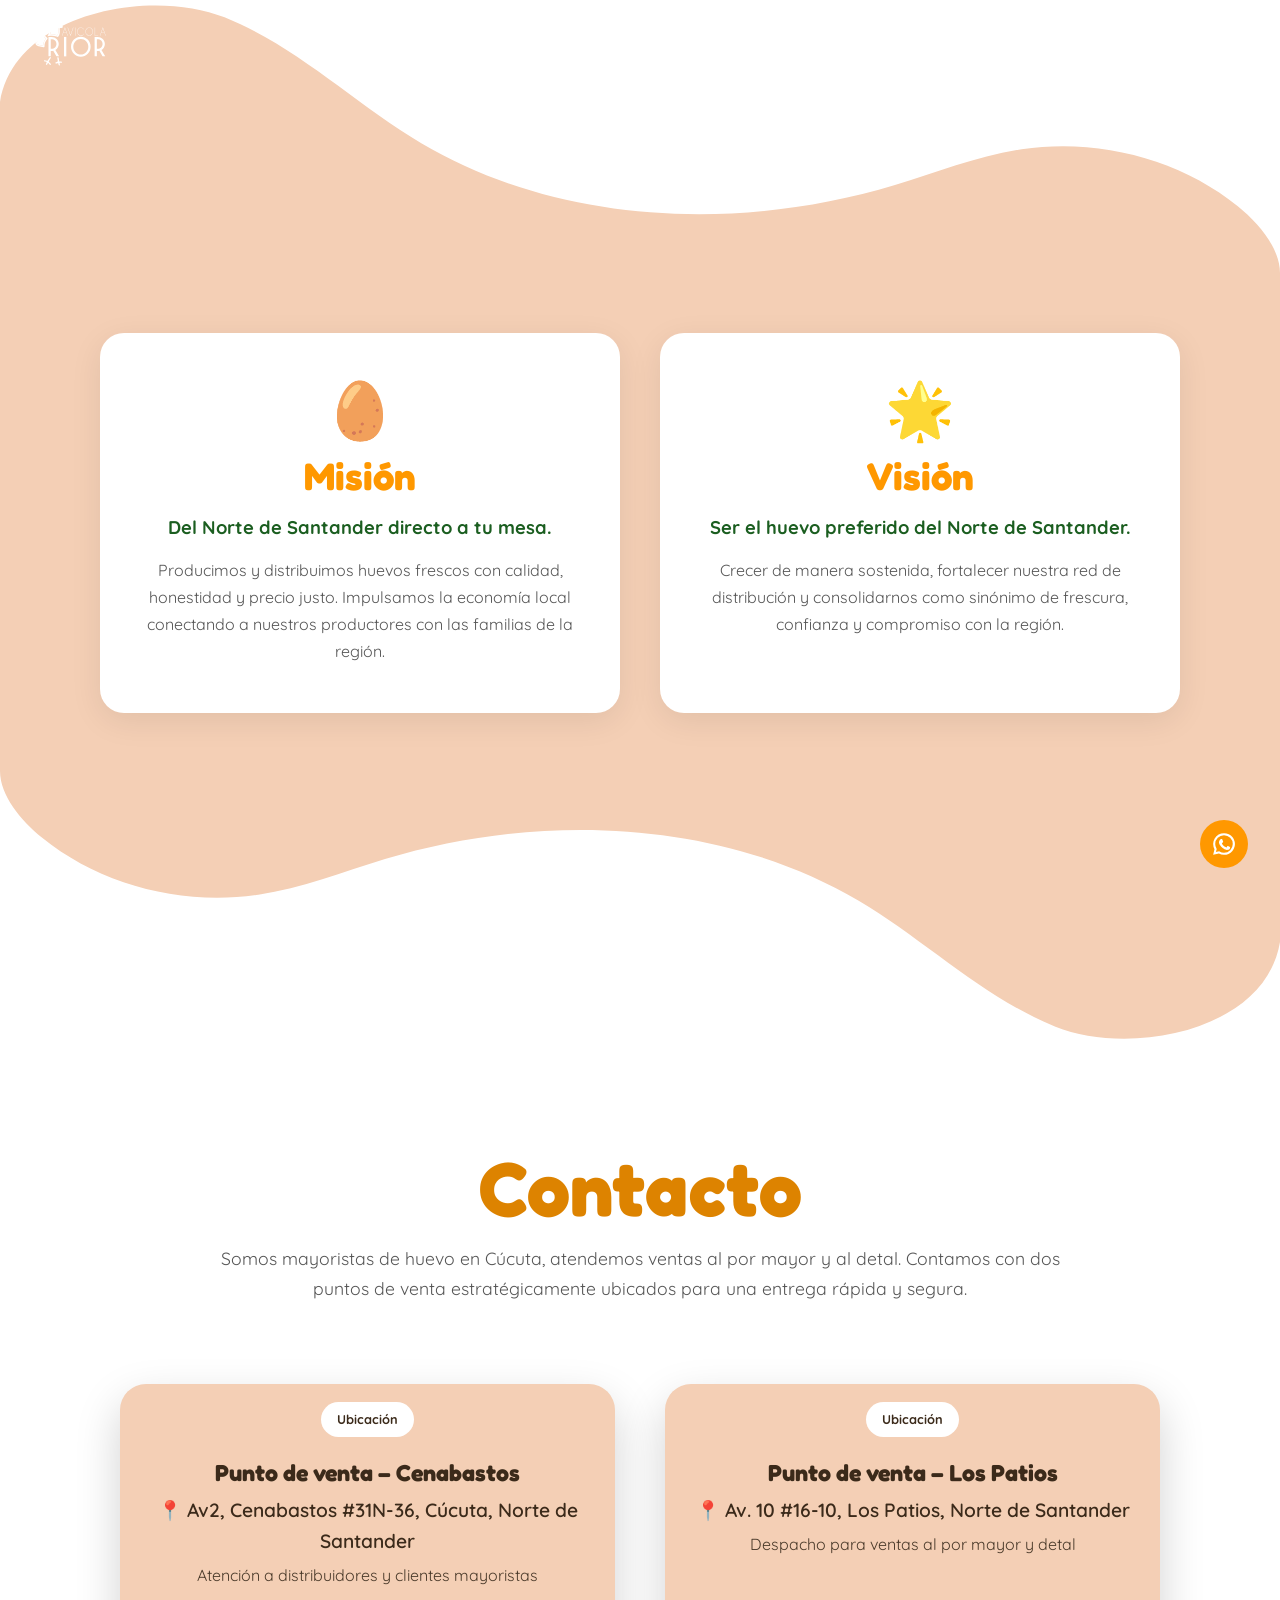
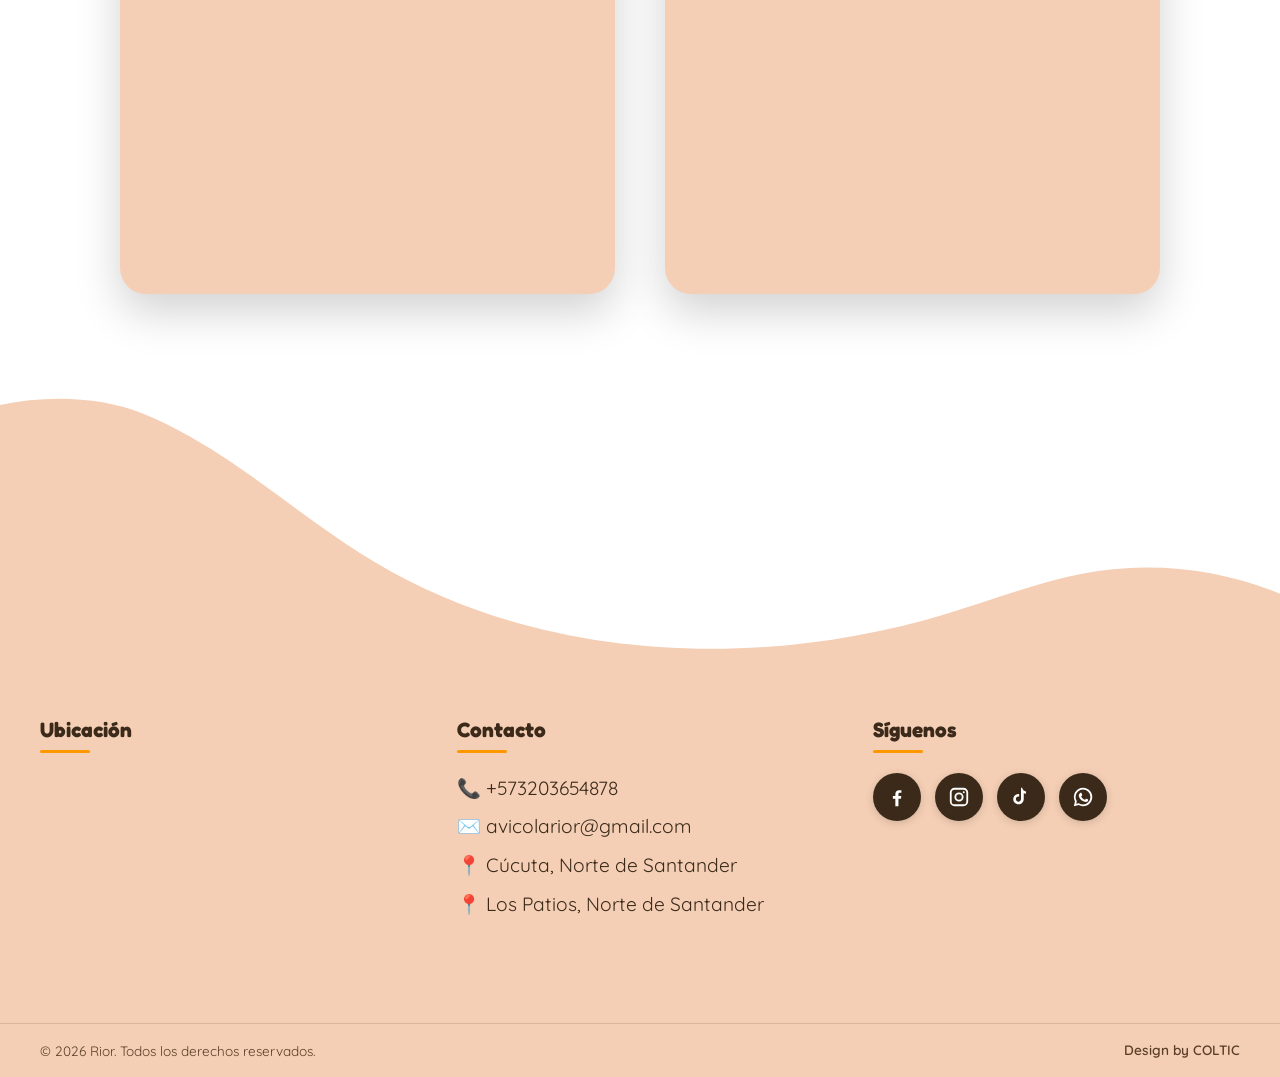
<file: nosotros.html>
<!DOCTYPE html>
<html lang="es" dir="ltr">
<head>
  
<meta charset="utf-8">
<meta name="viewport" content="width=device-width, initial-scale=1.0">


<title>
  Acerca de nosotros | Rior
</title>
<meta name="description" content="Huevos frescos al por mayor y al detal en Cúcuta y Norte de Santander. Directo del productor a tu mesa.">
<meta name="keywords"    content="huevos frescos cucuta, avicola norte de santander, huevos al por mayor cucuta, comprar huevos cucuta">
<meta name="robots"      content="index, follow">
<meta name="author"      content="Rior">
<link rel="canonical"    href="nosotros.html">


<meta name="geo.region"    content="CO-NSA">
<meta name="geo.placename" content="Cúcuta, Norte de Santander, Colombia">
<meta name="geo.position"  content="7.8939;-72.5078">
<meta name="ICBM"          content="7.8939, -72.5078">


<meta property="og:type"        content="website">
<meta property="og:title"       content="Acerca de nosotros | Rior">
<meta property="og:description" content="Huevos frescos al por mayor y al detal en Cúcuta y Norte de Santander. Directo del productor a tu mesa.">
<meta property="og:url"         content="https://avicolarior.com/nosotros/">
<meta property="og:image"       content="https://avicolarior.com/static/images/og-home.png">
<meta property="og:locale"      content="es_CO">
<meta name="twitter:card"       content="summary_large_image">
<meta name="twitter:title"      content="Acerca de nosotros | Rior">
<meta name="twitter:description" content="Huevos frescos al por mayor y al detal en Cúcuta y Norte de Santander. Directo del productor a tu mesa.">
<meta name="twitter:image"      content="https://avicolarior.com/static/images/og-home.png">


<meta name="theme-color"     content="#ff9800">
<link rel="icon"             type="image/x-icon" href="static/favicon/favicon.ico">
<link rel="icon"             type="image/png" sizes="32x32" href="static/favicon/favicon-32x32.png">
<link rel="icon"             type="image/png" sizes="16x16" href="static/favicon/favicon-16x16.png">
<link rel="apple-touch-icon" href="static/favicon/apple-touch-icon.png">
<link rel="manifest"         href="static/favicon/site.webmanifest">


<link rel="preconnect" href="https://fonts.googleapis.com">
<link rel="preconnect" href="https://fonts.gstatic.com" crossorigin>


<link href="https://fonts.googleapis.com/css2?family=Fredoka:wght@400;500;600;700&amp;family=Quicksand:wght@300;400;500;600;700&amp;display=swap" rel="stylesheet">



  
  <link rel="stylesheet" href="css/baneficios.min.7f8ecb454bbfd149d3721e8941f95cd6a530d77775a4b77caa04b3776beb18b3.css" integrity="sha256-f47LRUu/0UnTch6JQflc1qUw13d1pLd8qgSzd2vrGLM=">

  
  <link rel="stylesheet" href="css/cta.min.4ec01adf36c5a2c164315b7033f3b41e7c26206ff2e6303f6b85a36b696021cd.css" integrity="sha256-TsAa3zbFosFkMVtwM/O0HnwmIG/y5jA/a4Wja2lgIc0=">

  
  <link rel="stylesheet" href="css/egg.min.397ca02b43dbee8a3eda564afe8b9bc100dcdfc524463dba83fd473060078282.css" integrity="sha256-OXygK0Pb7oo&#43;2lZK/oubwQDc38UkRj26g/1HMGAHgoI=">

  
  <link rel="stylesheet" href="css/footer.min.f3f01f74785fc77f5b68efaaf800abffecf4769394b808134ae562111036c7e0.css" integrity="sha256-8/AfdHhfx39baO&#43;q&#43;ACr/&#43;z0dpOUuAgTSuViERA2x&#43;A=">

  
  <link rel="stylesheet" href="css/header.min.278ab38fdbd60a07be957f48a57a31d59c5d713b2ef0d83350dc45210aae6c59.css" integrity="sha256-J4qzj9vWCge&#43;lX9IpXox1ZxdcTsu8NgzUNxFIQqubFk=">

  
  <link rel="stylesheet" href="css/hero.min.4cce7efe8490d61c8a3a9eac9709be4a8077d5aab6b14f0a61f3cab65fa788a1.css" integrity="sha256-TM5&#43;/oSQ1hyKOp6slwm&#43;SoB31aq2sU8KYfPKtl&#43;niKE=">

  
  <link rel="stylesheet" href="css/home.min.474364f6cc5d7479dd7a552c5877a52f70263b8fb2a779f490cdd00c78e4ec6c.css" integrity="sha256-R0Nk9sxddHndelUsWHelL3AmO4&#43;yp3n0kM3QDHjk7Gw=">

  
  <link rel="stylesheet" href="css/menu.min.1af5be53aae46302f35eda4befd8c79aa0606a6bb5e219758a79cb2b82a0bbf6.css" integrity="sha256-GvW&#43;U6rkYwLzXtpL79jHmqBgamu14hl1innLK4Kgu/Y=">

  
  <link rel="stylesheet" href="css/nosotros.min.a8d396e0519c8164d1e0736c474533bab9eb920ef31448968b840103a11dda2e.css" integrity="sha256-qNOW4FGcgWTR4HNsR0Uzurnrkg7zFEiWi4QBA6Ed2i4=">

  
  <link rel="stylesheet" href="css/productos.min.1c76a19559309d5e2976f59d4a1474675c5acf3620f0e0853c8c6fb04120839c.css" integrity="sha256-HHahlVkwnV4pdvWdShR0Z1xazzYg8OCFPIxvsEEgg5w=">

  
  <link rel="stylesheet" href="css/reset.min.1a2b2ac0ec22a4dd6a4ea421765077e14bc000bd3d47250d8ac0aee7cfac152d.css" integrity="sha256-GisqwOwipN1qTqQhdlB34UvAAL09RyUNisCu58&#43;sFS0=">

  
  <link rel="stylesheet" href="css/root.min.789f2eb991532cac437758932c49cd139e18f4de8e131e6fa188742a8980a91f.css" integrity="sha256-eJ8uuZFTLKxDd1iTLEnNE54Y9N6OEx5voYh0KomAqR8=">

  
  <link rel="stylesheet" href="css/whatsaap-float.min.b2c4c74edb7dd629990cf19ba655079f056311d678151ffc75b0bd33a6f3056e.css" integrity="sha256-ssTHTtt91imZDPGbplUHnwVjEdZ4FR/8dbC9M6bzBW4=">



<script type="application/ld+json">
{
  "@context": "https://schema.org",
  "@type": ["Organization", "LocalBusiness"],
  "name": "Rior",
  "url": "https:\/\/avicolarior.com\/",
  "logo": "https:\/\/avicolarior.com\/static/favicon/android-chrome-512x512.png",
  "description": "Huevos frescos al por mayor y al detal en Cúcuta y Norte de Santander. Directo del productor a tu mesa.",
  "telephone": "\u002b573203654878",
  "email": "avicolarior@gmail.com",
  "openingHours": "Mo-Sa 08:00-18:00",
  "address": {
    "@type": "PostalAddress",
    "addressLocality": "Cúcuta",
    "addressRegion": "Norte de Santander",
    "addressCountry": "CO"
  },
  "geo": { "@type": "GeoCoordinates", "latitude": 7.8939, "longitude": -72.5078 },
  "areaServed": { "@type": "State", "name": "Norte de Santander" },
  "sameAs": ["https:\/\/www.instagram.com\/avicolarior\/", "https:\/\/www.facebook.com\/profile.php?id=100065097545429", "https:\/\/www.tiktok.com\/@granjaavicolarior"]
}
</script>



<script src="js/app.min.60e84914e71d6aa9df54ca462a48fde72e3f83e98494f5fa3182ab7afb91d7bc.js" integrity="sha256-YOhJFOcdaqnfVMpGKkj95y4/g&#43;mElPX6MYKrevuR17w=" defer></script>
<link rel="stylesheet" href="css/custom.css">
</head>
<body data-page="nosotros">
  <header id="main-header">
    <div class="header">
  <a href="index.html" class="logo">
    <img src="static/images/logo-rior-b.svg" alt="Rior">
  </a>

  <nav>
    <ul>
      <li><a href="nosotros.html#nosotros">Acerca de nosotros</a></li>
      <li><a href="index.html#productos">Productos</a></li>
      <li><a href="nosotros.html#contacto">Contacto</a></li>
    </ul>
  </nav>

  <button class="hamburger" id="openMenu" aria-label="Abrir menú">
    <span class="hamburger__line hamburger__line--long"></span>
    <span class="hamburger__line hamburger__line--short"></span>
  </button>
</div>

<div class="side-menu" id="sideMenu">
  <button class="close-menu" id="closeMenu" aria-label="Cerrar menú">✕</button>
  <ul>
    <li><a href="nosotros.html#nosotros">Acerca de nosotros</a></li>
    <li><a href="index.html#productos">Productos</a></li>
    <li><a href="nosotros.html#contacto">Contacto</a></li>
  </ul>
</div>
  </header>
  <main>
    

<img class="tint" src="static/images/main.svg" alt="">

<div class="egg-zone">
  <div id="nosotros" class="contenedor">

    <div class="mv-grid">

      <div class="mv-card">
        <span class="mv-icon">🥚</span>
        <h3>Misión</h3>
        <p class="mv-frase">Del Norte de Santander directo a tu mesa.</p>
        <p class="mv-texto">Producimos y distribuimos huevos frescos con calidad, honestidad y precio justo. Impulsamos la economía local conectando a nuestros productores con las familias de la región.</p>
      </div>

      <div class="mv-card">
        <span class="mv-icon">🌟</span>
        <h3>Visión</h3>
        <p class="mv-frase">Ser el huevo preferido del Norte de Santander.</p>
        <p class="mv-texto">Crecer de manera sostenida, fortalecer nuestra red de distribución y consolidarnos como sinónimo de frescura, confianza y compromiso con la región.</p>
      </div>

    </div>
  </div>

  <img src="static/images/main180.svg" alt="" class="rotate-180-home">
</div>

<section id="contacto" class="contacto-zone white-zone">
  <div class="contenedor">
    <h3>Contacto</h3>
    <p class="contacto-intro">Somos mayoristas de huevo en Cúcuta, atendemos ventas al por mayor y al detal. Contamos con dos puntos de venta estratégicamente ubicados para una entrega rápida y segura.</p>

    <div class="contactox2">
      
      <div class="contacto-card">
        <h4>Punto de venta – Cenabastos</h4>
        <p class="direccion">📍 Av2, Cenabastos #31N-36, Cúcuta, Norte de Santander</p>
        <p class="detalle">Atención a distribuidores y clientes mayoristas</p>
        <iframe
          src="https://www.google.com/maps/embed?pb=!1m18!1m12!1m3!1d8813.427336299575!2d-72.4984262615498!3d7.927233638427478!2m3!1f0!2f0!3f0!3m2!1i1024!2i768!4f13.1!3m3!1m2!1s0x8e664505fbe812f5%3A0x141521a4ffc13963!2sAvicola%20Rior!5e0!3m2!1ses!2sco!4v1765769373671!5m2!1ses!2sco"
          loading="lazy"
          referrerpolicy="no-referrer-when-downgrade">
        </iframe>
      </div>
      
      <div class="contacto-card">
        <h4>Punto de venta – Los Patios</h4>
        <p class="direccion">📍 Av. 10 #16-10, Los Patios, Norte de Santander</p>
        <p class="detalle">Despacho para ventas al por mayor y detal</p>
        <iframe
          src="https://www.google.com/maps/embed?pb=!1m18!1m12!1m3!1d5538.482458157204!2d-72.52104531132836!3d7.816618293729106!2m3!1f0!2f0!3f0!3m2!1i1024!2i768!4f13.1!3m3!1m2!1s0x8e6647b0a5ad81f7%3A0x87b8fafeb918dd5!2sAv%C3%ACcola%20Rior!5e0!3m2!1ses!2sco!4v1765769454277!5m2!1ses!2sco"
          loading="lazy"
          referrerpolicy="no-referrer-when-downgrade">
        </iframe>
      </div>
      
    </div>
  </div>
</section>


  </main>
  <footer>
    <img src="static/images/main180.svg" alt="" class="rotate-180">

<div class="footer">

  <div class="footer-col">
    <h4>Ubicación</h4>
    <iframe
  class="footer-map"
  src="https://www.google.com/maps/embed?pb=!1m16!1m12!1m3!1d252904.66302199263!2d-72.62324221113872!3d7.933098245352951!2m3!1f0!2f0!3f0!3m2!1i1024!2i768!4f13.1!2m1!1savicola%20rior!5e0!3m2!1ses!2sco!4v1765767167949!5m2!1ses!2sco"
  allowfullscreen
  loading="lazy"
  referrerpolicy="no-referrer-when-downgrade">
</iframe>
  </div>

  <div class="footer-col">
    <h4>Contacto</h4>
    <div class="contact-info">
      <p>📞 <a href="tel:&#43;573203654878">&#43;573203654878</a></p>
      <p>✉️ <a href="mailto:avicolarior@gmail.com">avicolarior@gmail.com</a></p>
      <p>📍 Cúcuta, Norte de Santander</p>
      <p>📍 Los Patios, Norte de Santander</p>
    </div>
  </div>

  <div class="footer-col">
    <h4>Síguenos</h4>
    <ul class="redes">
      <li>
        <a href="https://www.facebook.com/profile.php?id=100065097545429" target="_blank" rel="noopener noreferrer" aria-label="Facebook">
          <svg xmlns="http://www.w3.org/2000/svg" width="24" height="24" viewBox="0 0 24 24">
  <path fill="#ffffff" d="M13.58 22v-8.06h2.7l.42-3.08h-3.12V8.9c0-.9.25-1.5 1.55-1.5H16.8V4.66c-.3-.04-1.3-.12-2.47-.12-2.45 0-4.13 1.48-4.13 4.2v2.12H7.5v3.08h2.7V22h3.38Z"/>
</svg>
        </a>
      </li>
      <li>
        <a href="https://www.instagram.com/avicolarior/" target="_blank" rel="noopener noreferrer" aria-label="Instagram">
          
<svg xmlns="http://www.w3.org/2000/svg" width="24" height="24" viewBox="0 0 24 24">
  <path fill="#ffffff" fill-rule="evenodd" d="M7.2 2A5.2 5.2 0 0 0 2 7.2v9.6A5.2 5.2 0 0 0 7.2 22h9.6a5.2 5.2 0 0 0 5.2-5.2V7.2A5.2 5.2 0 0 0 16.8 2H7.2Zm0 2h9.6A3.2 3.2 0 0 1 20 7.2v9.6a3.2 3.2 0 0 1-3.2 3.2H7.2A3.2 3.2 0 0 1 4 16.8V7.2A3.2 3.2 0 0 1 7.2 4ZM12 7a5 5 0 1 0 0 10 5 5 0 0 0 0-10Zm0 2a3 3 0 1 1 0 6 3 3 0 0 1 0-6Zm5.2-3.3a1.1 1.1 0 1 0 0 2.2 1.1 1.1 0 0 0 0-2.2Z"/>
</svg>
        </a>
      </li>
      <li>
        <a href="https://www.tiktok.com/@granjaavicolarior" target="_blank" rel="noopener noreferrer" aria-label="TikTok">
          <svg xmlns="http://www.w3.org/2000/svg" width="24" height="24" viewBox="0 0 24 24" fill="none">
  <path fill="#ffffff" d="M13.2 2c.52 2.1 1.88 3.54 4.3 3.9v2.58a7.1 7.1 0 0 1-2.5-.5v6.18c0 3.04-2.33 5.84-5.9 5.84A5.64 5.64 0 0 1 3.5 14.4a5.67 5.67 0 0 1 5.6-5.68c.3 0 .6.03.9.09v2.76a2.87 2.87 0 0 0-.82-.12c-1.55 0-2.8 1.25-2.8 2.8s1.25 2.8 2.8 2.8c1.76 0 2.82-1.32 2.82-3.2V2h1.2Z"/>
</svg>
        </a>
      </li>
      <li>
        <a href="https://wa.me/573203654878?text=Hola%252C%2520estoy%2520interesado%2520en%2520m%25C3%25A1s%2520informaci%25C3%25B3n%252C%2520vengo%2520de%2520la%2520p%25C3%25A1gina%2520web" target="_blank" rel="noopener noreferrer" aria-label="WhatsApp">
          <svg xmlns="http://www.w3.org/2000/svg" viewBox="0 0 24 24" width="24" height="24">
  <path fill="#ffffff" d="M12 2a10 10 0 0 0-8.77 14.8L2 22l5.34-1.2A10 10 0 1 0 12 2Zm0 1.9a8.1 8.1 0 0 1 8.1 8.1A8.1 8.1 0 0 1 12 20.1a8.03 8.03 0 0 1-4.13-1.14l-.35-.21-2.96.66.7-2.89-.22-.36A8.08 8.08 0 0 1 3.9 12 8.1 8.1 0 0 1 12 3.9Zm-2.53 3.42c-.22 0-.44.08-.6.28l-.72.82c-.45.5-.77 1.18-.77 2.05 0 1.18.77 2.39.88 2.54.12.16 1.72 2.76 4.2 3.74.63.27 1.13.43 1.52.55.64.2 1.22.17 1.68.1.51-.08 1.57-.64 1.8-1.26.22-.63.22-1.17.16-1.28-.07-.1-.24-.17-.5-.3l-1.48-.7c-.26-.12-.44-.07-.6.18l-.62.89c-.16.22-.32.25-.6.11-.27-.13-1.15-.42-2.18-1.35-.81-.72-1.36-1.61-1.52-1.88-.16-.28-.02-.43.12-.57l.54-.63c.18-.2.24-.34.36-.57.11-.23.06-.42-.03-.6l-.68-1.62c-.17-.4-.37-.41-.56-.42Z"/>
</svg>
        </a>
      </li>
    </ul>
  </div>

</div>

<div class="footer-bottom">
  <p>© 2026 Rior. Todos los derechos reservados.</p>
  <a href="https://coltic.site" target="_blank" rel="noopener noreferrer">Design by COLTIC</a>
</div>
  </footer>
  <a class="whatsapp-float"
   href="https://wa.me/573203654878?text=Hola%252C%2520estoy%2520interesado%2520en%2520m%25C3%25A1s%2520informaci%25C3%25B3n%252C%2520vengo%2520de%2520la%2520p%25C3%25A1gina%2520web"
   target="_blank" rel="noopener noreferrer"
   aria-label="Habla con un asesor por WhatsApp">
  <span class="whatsapp-float__icon">
    <svg xmlns="http://www.w3.org/2000/svg" viewBox="0 0 24 24" width="24" height="24">
  <path fill="#ffffff" d="M12 2a10 10 0 0 0-8.77 14.8L2 22l5.34-1.2A10 10 0 1 0 12 2Zm0 1.9a8.1 8.1 0 0 1 8.1 8.1A8.1 8.1 0 0 1 12 20.1a8.03 8.03 0 0 1-4.13-1.14l-.35-.21-2.96.66.7-2.89-.22-.36A8.08 8.08 0 0 1 3.9 12 8.1 8.1 0 0 1 12 3.9Zm-2.53 3.42c-.22 0-.44.08-.6.28l-.72.82c-.45.5-.77 1.18-.77 2.05 0 1.18.77 2.39.88 2.54.12.16 1.72 2.76 4.2 3.74.63.27 1.13.43 1.52.55.64.2 1.22.17 1.68.1.51-.08 1.57-.64 1.8-1.26.22-.63.22-1.17.16-1.28-.07-.1-.24-.17-.5-.3l-1.48-.7c-.26-.12-.44-.07-.6.18l-.62.89c-.16.22-.32.25-.6.11-.27-.13-1.15-.42-2.18-1.35-.81-.72-1.36-1.61-1.52-1.88-.16-.28-.02-.43.12-.57l.54-.63c.18-.2.24-.34.36-.57.11-.23.06-.42-.03-.6l-.68-1.62c-.17-.4-.37-.41-.56-.42Z"/>
</svg>
  </span>
  <span class="whatsapp-float__label">Habla con un asesor</span>
</a>
<script src="js/scroll.js" defer></script>
</body>
</html>
</file>
<file: css/baneficios.min.7f8ecb454bbfd149d3721e8941f95cd6a530d77775a4b77caa04b3776beb18b3.css>
.beneficios-strip{display:flex;justify-content:space-around;flex-wrap:wrap;gap:0;padding:48px 40px;background-color:#fff}.beneficio-item{display:flex;flex-direction:column;align-items:center;gap:16px;width:220px;padding:32px 20px}.beneficio-item svg{width:142px;height:142px}.beneficio-item svg path,.beneficio-item svg rect,.beneficio-item svg circle,.beneficio-item svg polygon{fill:#7c3800}.beneficio-item p{font-family:var(--font-text);font-size:1rem;font-weight:600;color:#7c3800;text-align:center;line-height:1.4}
</file>
<file: css/cta.min.4ec01adf36c5a2c164315b7033f3b41e7c26206ff2e6303f6b85a36b696021cd.css>
.cta{background:var(--color-dark)!important;padding:80px 40px;text-align:center;position:relative;overflow:hidden}.cta::before{content:"🥚";position:absolute;font-size:18rem;opacity:.04;top:50%;left:-4rem;transform:translateY(-50%)rotate(-20deg);pointer-events:none;line-height:1}.cta::after{content:"🥚";position:absolute;font-size:14rem;opacity:.04;top:50%;right:-3rem;transform:translateY(-50%)rotate(15deg);pointer-events:none;line-height:1}.cta__inner{position:relative;z-index:1;max-width:700px;margin:0 auto;display:flex;flex-direction:column;align-items:center;gap:20px}.cta__eyebrow{font-family:var(--font-text);font-size:.9rem;font-weight:600;text-transform:uppercase;letter-spacing:.12em;color:var(--color-accent);margin:0}.cta__titulo{font-family:var(--font-title);font-size:clamp(2rem,4vw,3rem);font-weight:700;color:#fff;line-height:1.2;margin:0}.cta__sub{font-family:var(--font-text);font-size:1.05rem;color:rgba(255,255,255,.65);line-height:1.6;margin:0}.cta__btn{display:inline-flex;align-items:center;gap:10px;background:var(--color-accent);color:#fff;font-family:var(--font-text);font-size:1.1rem;font-weight:700;padding:16px 40px;border-radius:999px;margin-top:8px;transition:background .3s,transform .3s,box-shadow .3s}.cta__btn svg{width:22px;height:22px}.cta__btn svg path{fill:#fff}@media(max-width:768px){.cta{padding:60px 24px}.cta__btn{padding:14px 28px;font-size:1rem}}
</file>
<file: css/egg.min.397ca02b43dbee8a3eda564afe8b9bc100dcdfc524463dba83fd473060078282.css>
.egg{overflow:hidden}.egg__layout{background:#f4cfb5;z-index:2}.egg__header{max-width:780px;text-align:center}.egg__tag{display:inline-block;padding:.6rem 1.2rem;background:rgba(255,255,255,.7);border-radius:999px;font-size:.9rem;font-weight:700;letter-spacing:2px;text-transform:uppercase;margin-bottom:1.5rem}.egg__title{font-size:clamp(2.5rem,5vw,4.5rem);margin-bottom:1.5rem;line-height:1.1}.egg__description{font-size:1.15rem;line-height:1.9;color:#555}.egg__grid{display:grid;grid-template-columns:repeat(auto-fit,minmax(220px,1fr))}.egg__card{padding:0 2rem;border-radius:24px;text-align:center}.egg__icon{width:115px;height:115px;margin:0 auto 1.5rem;border-radius:50%;background:#fff5ee;display:flex;align-items:center;justify-content:center}.egg__icon img{width:60%;height:auto}.egg__card h3{font-size:1.35rem;margin:0}.egg__shape{position:absolute;width:320px;opacity:.12;pointer-events:none}.egg__shape--top{top:-70px;left:-70px}.egg__shape--bottom{bottom:-70px;right:-70px}
</file>
<file: css/footer.min.f3f01f74785fc77f5b68efaaf800abffecf4769394b808134ae562111036c7e0.css>
.rotate-180{transform:rotate(180deg);display:block;width:100%;margin-bottom:-2px;margin-top:-2px}.footer{background:#f4cfb5;padding:0 40px;padding-bottom:30px;display:flex;justify-content:space-between;gap:50px;flex-wrap:wrap}.footer-col{flex:1;min-width:250px}.footer-col h4{font-size:1.3rem;font-weight:700;margin-bottom:20px;position:relative;padding-bottom:10px;color:#3b2a1a}.footer-col h4::after{content:'';position:absolute;left:0;bottom:0;width:50px;height:3px;background:var(--color-accent);border-radius:2px}.contact-info p{color:#3b2a1a;margin-bottom:8px}.contact-info a{color:#3b2a1a;transition:color .3s}.contact-info a:hover{color:var(--color-accent)}.footer-map{width:100%;height:220px;border:0;border-radius:12px;display:block}.footer .redes{display:flex;gap:14px;align-items:center;flex-wrap:wrap}.footer .redes a{display:flex;align-items:center;justify-content:center;width:48px;height:48px;background:#3b2a1a;border-radius:50%;transition:background .3s,transform .3s;box-shadow:0 2px 8px rgba(0,0,0,.15)}.footer .redes a:hover{background:var(--color-accent);transform:translateY(-4px)}.footer .redes a svg{width:22px;height:22px;fill:#fff}.footer .redes a svg path,.footer .redes a svg rect,.footer .redes a svg circle,.footer .redes a svg polygon{fill:#fff}footer{position:relative}.footer-bottom{background:#f4cfb5;border-top:1px solid rgba(59,42,26,.15);padding:16px 40px;display:flex;justify-content:space-between;align-items:center;flex-wrap:wrap;gap:8px}.footer-bottom p{font-size:.85rem;color:#5a3e28;margin:0}.footer-bottom a{font-size:.85rem;color:#5a3e28;font-weight:600;transition:color .3s}.footer-bottom a:hover{color:var(--color-accent)}@media(max-width:768px){.footer{flex-direction:column;text-align:center;padding:40px 20px;gap:35px}.footer-col h4::after{left:50%;transform:translateX(-50%)}.footer .redes{justify-content:center}.footer-bottom{flex-direction:column;text-align:center;padding:16px 20px}}
</file>
<file: css/header.min.278ab38fdbd60a07be957f48a57a31d59c5d713b2ef0d83350dc45210aae6c59.css>
header{position:fixed;top:0;left:0;width:100%;z-index:500;transition:background .4s ease,box-shadow .4s ease}header.top{background:0 0;box-shadow:none}header.scrolled{background:#fff;box-shadow:0 2px 20px rgba(0,0,0,8%)}.header{position:relative;display:flex;width:100%;padding:16px 32px;gap:1rem;align-items:center;justify-content:space-between}.logo{display:flex;height:52px;align-items:center}.logo img{height:100%;width:auto;object-fit:contain;transition:filter .4s ease}header.top .logo img{filter:brightness(0)invert(1)}nav{display:flex;align-items:center}nav ul{display:flex;align-items:center;gap:2.5rem;font-family:var(--font-text);font-size:1rem;font-weight:600}nav a{position:relative;padding-bottom:4px;transition:color .3s}header.top nav a{color:rgba(255,255,255,.9)}header.scrolled nav a{color:#333}nav a::after{content:'';position:absolute;left:0;bottom:0;width:0;height:2px;background:var(--color-accent);border-radius:2px;transition:width .3s ease}nav a:hover::after{width:100%}nav a:hover{color:var(--color-accent)}nav li.active>a::after{width:100%}.hamburger{display:none;flex-direction:column;align-items:flex-start;justify-content:center;gap:8px;width:44px;height:44px;padding:0;background:0 0;border:none;cursor:pointer}.hamburger__line{display:block;height:2px;border-radius:2px;transition:width .25s ease,background .4s ease}header.top .hamburger__line{background:#fff}header.scrolled .hamburger__line{background:var(--color-dark)}.hamburger__line--long{width:32px}.hamburger__line--short{width:20px}.hamburger:hover .hamburger__line--short{width:32px}@media(max-width:820px){nav{display:none}.hamburger{display:flex}.header{padding:14px 20px}}@media(max-width:500px){.logo img{height:38px}}
</file>
<file: css/hero.min.4cce7efe8490d61c8a3a9eac9709be4a8077d5aab6b14f0a61f3cab65fa788a1.css>
.hero-container{position:fixed;top:0;left:0;width:100%;height:100vh;z-index:0;overflow:hidden}.hero-panel{position:relative;width:100%;height:100vh;aspect-ratio:auto;overflow:hidden;background:#000}.hero-image{width:100%;height:100%;object-fit:cover;animation:hero-kenburns 3s ease-in-out infinite alternate,hero-fade .6s ease}@keyframes hero-kenburns{0%{transform:scale(1)}100%{transform:scale(1.08)}}@keyframes hero-fade{from{opacity:0}to{opacity:1}}.hero-overlay{position:absolute;inset:0;background:linear-gradient( to top,rgba(5,10,20,.85) 0%,rgba(5,10,20,.35) 45%,rgba(5,10,20,.55) 100% )}.hero-text{position:absolute;left:5%;bottom:12%;z-index:2;display:flex;flex-direction:column;align-items:flex-start;gap:1.2rem;max-width:90%}.hero-text h2{font-family:var(--font-title);font-size:clamp(2rem,4vw,3.2rem);font-weight:700;letter-spacing:.04rem;color:#fff;line-height:1.2}.carousel-dots{position:absolute;right:5%;bottom:8%;z-index:2;display:flex;gap:.5rem}.carousel-dots .dot{width:8px;height:8px;border-radius:50%;background:rgba(255,255,255,.35);cursor:pointer;transition:background .3s ease,transform .3s ease}.carousel-dots .dot.active{background:var(--color-accent);transform:scale(1.3)}@media(max-width:720px){.hero-panel{height:100vh;aspect-ratio:unset}.hero-text{bottom:15%}}
</file>
<file: css/home.min.474364f6cc5d7479dd7a552c5877a52f70263b8fb2a779f490cdd00c78e4ec6c.css>
.egg-zone{width:100%;background-color:#f4cfb5;overflow:hidden}.white-zone{background-color:#fff;overflow:hidden}.contenedor{display:flex;text-align:center;margin:0 100px;gap:10px;flex-direction:column}.contenedorx2{display:grid;grid-template-columns:repeat(2,1fr);gap:90px;width:100%;margin:20px 0;align-items:center}.contenedorx4{display:flex;flex-wrap:wrap;gap:20px;width:100%;margin:20px 0;justify-content:center}.contenedorx4 .item{text-align:center;width:300px;flex-shrink:0}.contenedorx4 img{width:100%;height:auto}.cta-button a{display:inline-block;background-color:var(--color-accent);color:#fff;padding:15px 40px;font-size:1.1rem;font-weight:700;border-radius:30px;margin-top:20px;transition:background-color .3s,transform .3s,box-shadow .3s}.rotate-180-home{display:block;width:100%;margin-bottom:-2px;margin-top:-2px}@media(max-width:1200px){.contenedor{margin:0 60px}}@media(max-width:992px){.contenedor{margin:0 40px}.contenedorx4 .item{width:220px}}@media(max-width:768px){.contenedor{margin:0 20px}.contenedorx2{grid-template-columns:1fr;gap:40px}.contenedorx4 .item{width:160px}.beneficios-strip{padding:32px 16px}.beneficio-item{width:160px;padding:20px 12px}.beneficio-item svg{width:56px;height:56px}}@media(max-width:520px){.contenedorx4 .item{width:140px}.cta-button a{padding:12px 28px;font-size:1rem}}
</file>
<file: css/menu.min.1af5be53aae46302f35eda4befd8c79aa0606a6bb5e219758a79cb2b82a0bbf6.css>
.side-menu{position:fixed;top:0;left:0;width:100%;height:100vh;background:rgba(255,255,255,.97);backdrop-filter:blur(12px);-webkit-backdrop-filter:blur(12px);z-index:600;display:flex;flex-direction:column;align-items:center;justify-content:center;gap:2.5rem;opacity:0;pointer-events:none;transition:opacity .3s ease}.side-menu.open{opacity:1;pointer-events:all}.side-menu ul{display:flex;flex-direction:column;align-items:center;gap:2rem}.side-menu a{font-family:var(--font-text);font-size:1.3rem;font-weight:600;color:#333;transition:color .2s}.side-menu a:hover{color:var(--color-accent)}.close-menu{position:absolute;top:20px;right:24px;font-size:1.5rem;color:#333;background:0 0;border:none;cursor:pointer;font-family:var(--font-text);font-weight:300;line-height:1}
</file>
<file: css/nosotros.min.a8d396e0519c8164d1e0736c474533bab9eb920ef31448968b840103a11dda2e.css>
.mv-grid{display:grid;grid-template-columns:repeat(2,1fr);gap:40px;margin:60px 0}.mv-card{background:#fff;border-radius:24px;padding:48px 40px;text-align:center;box-shadow:0 8px 32px rgba(0,0,0,8%);transition:transform .3s,box-shadow .3s}.mv-card:hover{transform:translateY(-6px);box-shadow:0 16px 48px rgba(0,0,0,.13)}.mv-icon{font-size:3.5rem;display:block;margin-bottom:16px;line-height:1}.mv-card h3{font-size:clamp(1.8rem,3vw,2.4rem);color:var(--color-accent);margin-bottom:16px}.mv-frase{font-size:1.15rem;font-weight:700;color:var(--color-dark);margin-bottom:16px;line-height:1.4}.mv-texto{font-size:1rem;color:#555;line-height:1.7}.contacto-zone{background-color:#fff;padding:100px 20px}.contacto-intro{text-align:center;max-width:860px;margin:0 auto 70px;color:#555;font-size:1.1rem;line-height:1.7}.contactox2{display:grid;grid-template-columns:repeat(auto-fit,minmax(420px,1fr));gap:50px}.contacto-card{background:#f4cfb5;border-radius:26px;box-shadow:0 18px 45px rgba(0,0,0,.18);overflow:hidden;transition:transform .35s ease,box-shadow .35s ease}.contacto-card:hover{transform:translateY(-10px);box-shadow:0 28px 60px rgba(0,0,0,.25)}.contacto-card iframe{width:100%;height:280px;border:0;display:block}.contacto-card h4{font-size:1.45rem;margin:22px 26px 8px;font-weight:700;color:#3b2a1a}.contacto-card .direccion{margin:0 26px 6px;font-weight:600;color:#3b2a1a}.contacto-card .detalle{margin:0 26px 26px;color:#4a3a2a;font-size:1rem;line-height:1.6}.contacto-card::before{content:"Ubicación";display:inline-block;background:#fff;color:#3b2a1a;font-weight:700;font-size:.8rem;padding:8px 16px;border-radius:999px;margin:18px 26px 0}@media(max-width:768px){.mv-grid{grid-template-columns:1fr;gap:24px;margin:40px 0}.mv-card{padding:36px 24px}.contactox2{grid-template-columns:1fr}}@media(max-width:520px){.contacto-card iframe{height:240px}}
</file>
<file: css/productos.min.1c76a19559309d5e2976f59d4a1474675c5acf3620f0e0853c8c6fb04120839c.css>
.productos{background-color:#fff}.productos h3{margin-bottom:2rem;text-align:center}.productos__layout{display:grid;grid-template-columns:repeat(2,1fr);gap:60px;align-items:center}.productos__layout .item div{margin-bottom:1.2rem}.productos__layout .item img{width:100%;height:auto;border-radius:16px}@media(max-width:768px){.productos__layout{grid-template-columns:1fr;gap:32px;text-align:center}.productos__layout .item img{margin:0 auto}}
</file>
<file: css/root.min.789f2eb991532cac437758932c49cd139e18f4de8e131e6fa188742a8980a91f.css>
:root{--color-accent:#ff9800;--color-dark:#1B5E20;--color-brown:#7c3800;--rgb-accent:255, 152, 0;--font-title:'Fredoka', sans-serif;--font-text:'Quicksand', sans-serif}.general__padding{padding:0 clamp(1rem,5vw,10rem)0;display:flex;flex-direction:column;gap:clamp(1.5rem,3vw,3rem);align-items:center}html{scroll-behavior:smooth;-webkit-text-size-adjust:100%}body{background-color:#fff;color:var(--color-dark);font-family:var(--font-text);overflow-x:hidden}h1,h2,h3,h4{font-family:var(--font-title);line-height:1.2}h1{font-size:clamp(2rem,4vw,3rem);color:#60f267;font-weight:600}h2{font-size:clamp(2rem,3vw,3rem);color:#dd8300}h3{font-size:clamp(3rem,6vw,8rem);color:#dd8300}h4{font-size:clamp(1.4rem,3vw,2rem);color:#dd8300}p,li,a{font-family:var(--font-text)}p{font-size:1.2rem;line-height:1.6;color:#333}.main-content{position:relative;z-index:100;margin-top:100vh}
</file>
<file: css/whatsaap-float.min.b2c4c74edb7dd629990cf19ba655079f056311d678151ffc75b0bd33a6f3056e.css>
.whatsapp-float{position:fixed;bottom:2rem;right:2rem;z-index:1000;display:flex;align-items:center;gap:10px;background:var(--color-accent);border-radius:999px;padding:10px;overflow:hidden;max-width:48px;box-shadow:0 4px 16px rgba(var(--rgb-accent),.45);transition:max-width .4s ease,padding .3s,box-shadow .3s;animation:pulse 1s ease-out 4;animation-fill-mode:forwards}.whatsapp-float:hover,.whatsapp-float:focus-visible{max-width:220px;padding:10px 18px 10px 10px;box-shadow:0 6px 24px rgba(var(--rgb-accent),.6)}.whatsapp-float__icon{flex-shrink:0;display:flex;align-items:center;justify-content:center;width:28px;height:28px}.whatsapp-float__label{white-space:nowrap;font-family:var(--font-text);font-weight:600;font-size:.95rem;color:#fff;opacity:0;transition:opacity .25s .1s;pointer-events:none}.whatsapp-float:hover .whatsapp-float__label,.whatsapp-float:focus-visible .whatsapp-float__label{opacity:1}@keyframes pulse{0%{box-shadow:0 0 rgba(var(--rgb-accent),.55)}60%{box-shadow:0 0 0 13px rgba(var(--rgb-accent),0)}100%{box-shadow:0 0 rgba(var(--rgb-accent),0)}}.whatsapp-float__icon svg{width:26px;height:26px;fill:#fff}.whatsapp-float__icon svg path{fill:#fff}
</file>
<file: css/custom.css>
/* Custom improvements */

/* The actual "blob" morphing using border-radius mask, which NEVER deforms the image pixels */
@keyframes morphBlob {
  0%, 100% {
    border-radius: 40% 60% 70% 30% / 40% 40% 60% 50%;
  }
  34% {
    border-radius: 70% 30% 50% 50% / 30% 30% 70% 70%;
  }
  67% {
    border-radius: 100% 60% 60% 100% / 100% 100% 60% 60%;
  }
}

/* Apply the blob morph to the images. By changing border-radius, the image is masked, NOT deformed. */
.egg__image {
  animation: morphBlob 8s ease-in-out infinite both alternate;
  object-fit: cover;
  overflow: hidden;
}

.productos .item img {
  animation: morphBlob 10s ease-in-out infinite both alternate-reverse;
  object-fit: cover;
  overflow: hidden;
}

/* Fix horizontal scroll caused by wave trick */
html, body {
  overflow-x: hidden;
  max-width: 100vw;
}

/* Bulletproof horizontal clipping for the sections containing the wide waves */
.egg, footer {
  overflow-x: hidden;
}

/* Mobile-specific enhancements for wave animations */
@media (max-width: 768px) {
  @keyframes waveFlowTopMobile {
    0% { transform: translateX(0); }
    100% { transform: translateX(50vw); }
  }

  @keyframes waveFlowBottomMobile {
    0% { transform: rotate(180deg) translateX(0); }
    100% { transform: rotate(180deg) translateX(50vw); }
  }

  .egg > img[aria-hidden="true"]:not(.rotate-180) {
    width: 200vw !important;
    max-width: 200vw !important;
    margin-left: -50vw !important;
    animation: waveFlowTopMobile 8s ease-in-out infinite alternate;
  }

  .egg > img.rotate-180, footer > img.rotate-180 {
    width: 200vw !important;
    max-width: 200vw !important;
    margin-left: -50vw !important;
    animation: waveFlowBottomMobile 8s ease-in-out infinite alternate;
  }
}

/* Wave Morphing Animations */
@keyframes waveFlowTop {
  0% { transform: translateX(0); }
  100% { transform: translateX(10vw); }
}

@keyframes waveFlowBottom {
  /* IMPORTANT: Maintain rotate(180deg) so it doesn't flip upside down */
  /* Local translateX(10vw) with rotate(180deg) moves the image LEFT visually */
  0% { transform: rotate(180deg) translateX(0); }
  100% { transform: rotate(180deg) translateX(10vw); }
}

/* Top waves */
.egg > img[aria-hidden="true"]:not(.rotate-180) {
  width: 120vw !important;
  max-width: 120vw !important;
  margin-left: -10vw !important;
  display: block;
  animation: waveFlowTop 12s ease-in-out infinite alternate;
}

/* Bottom waves (rotated) */
.egg > img.rotate-180, footer > img.rotate-180 {
  width: 120vw !important;
  max-width: 120vw !important;
  margin-left: -10vw !important;
  display: block;
  animation: waveFlowBottom 12s ease-in-out infinite alternate;
  /* Maintain the original negative margins to prevent 1px gaps vertically */
  margin-top: -2px;
  margin-bottom: -2px;
}

/* Scroll Animations */
.reveal {
  opacity: 0;
  transform: translateY(40px);
  transition: opacity 0.8s ease-out, transform 0.8s cubic-bezier(0.3, 0, 0, 1);
  will-change: opacity, transform;
}

.reveal.active {
  opacity: 1;
  transform: translateY(0);
}

/* Stagger delays for grid items */
.egg__card:nth-child(1) { transition-delay: 0.1s; }
.egg__card:nth-child(2) { transition-delay: 0.2s; }
.egg__card:nth-child(3) { transition-delay: 0.3s; }
.egg__card:nth-child(4) { transition-delay: 0.4s; }

.beneficio-item:nth-child(1) { transition-delay: 0.1s; }
.beneficio-item:nth-child(2) { transition-delay: 0.2s; }
.beneficio-item:nth-child(3) { transition-delay: 0.3s; }
</file>
